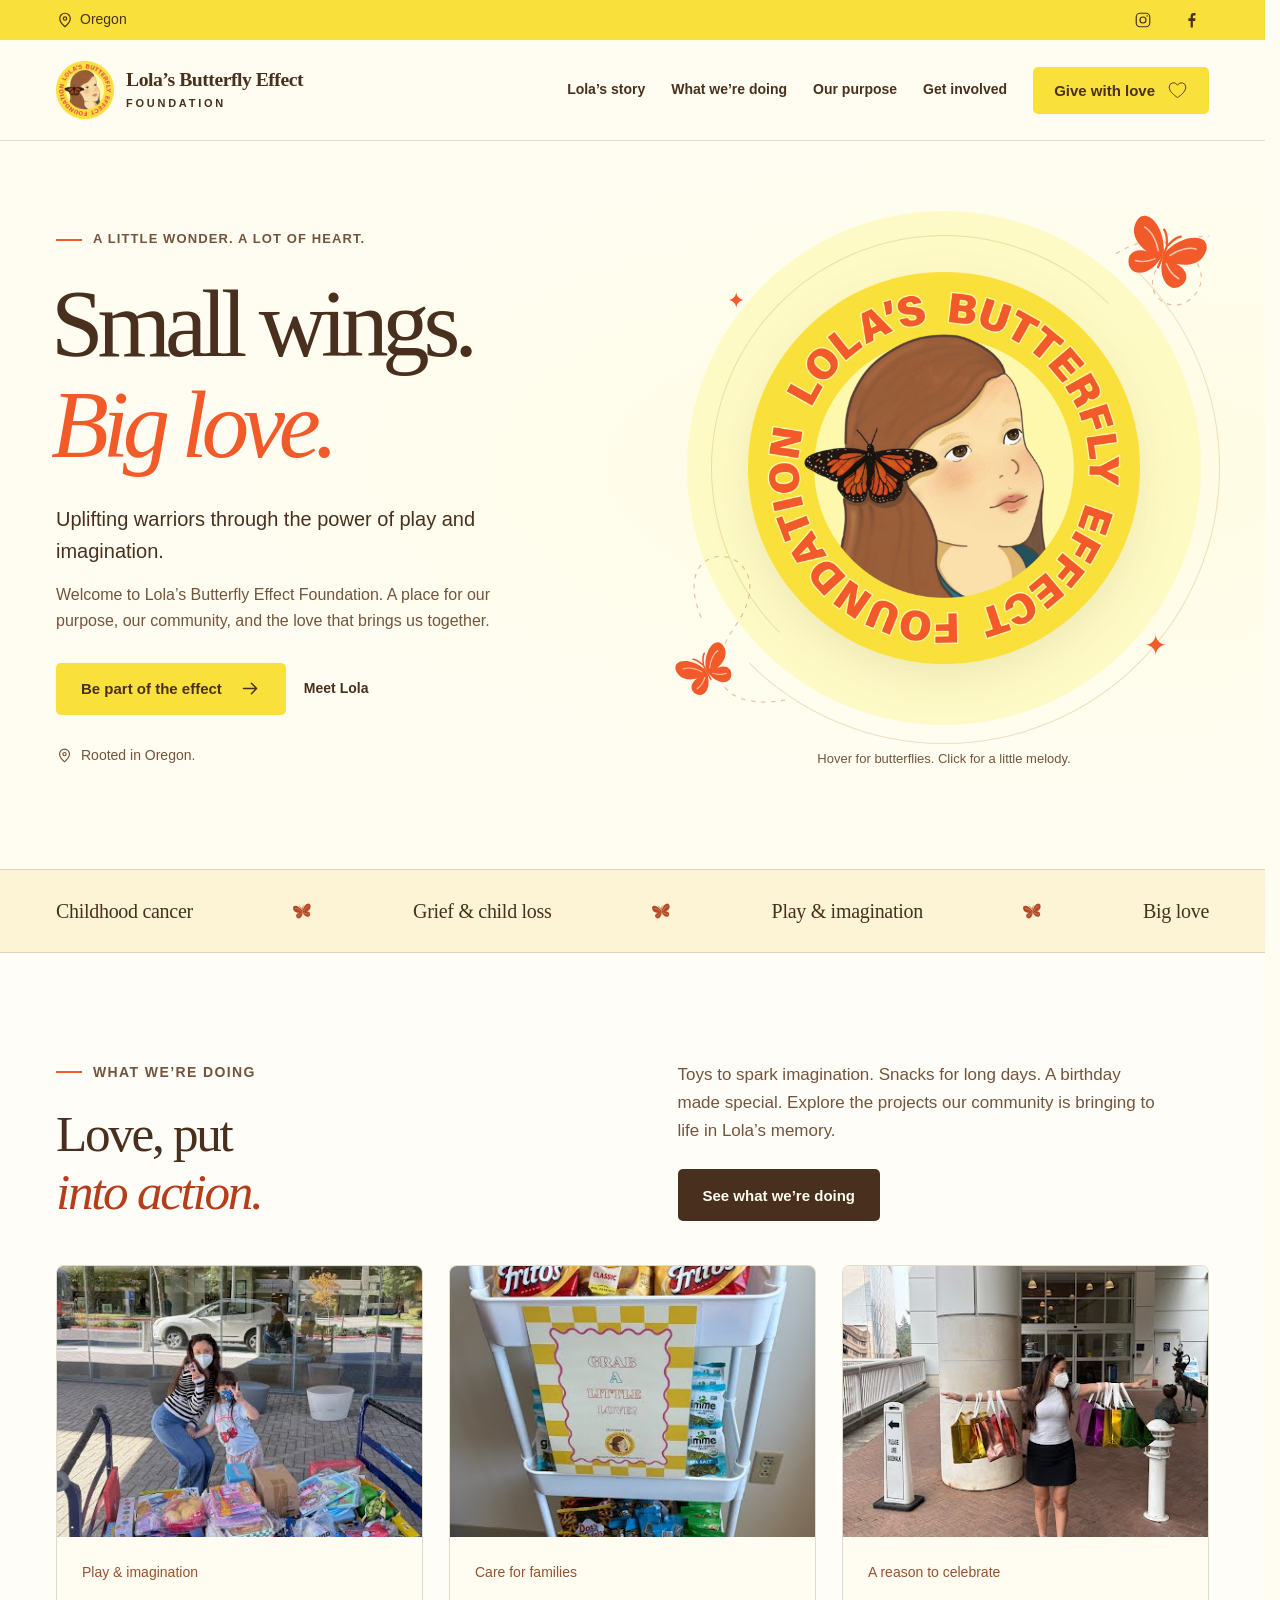
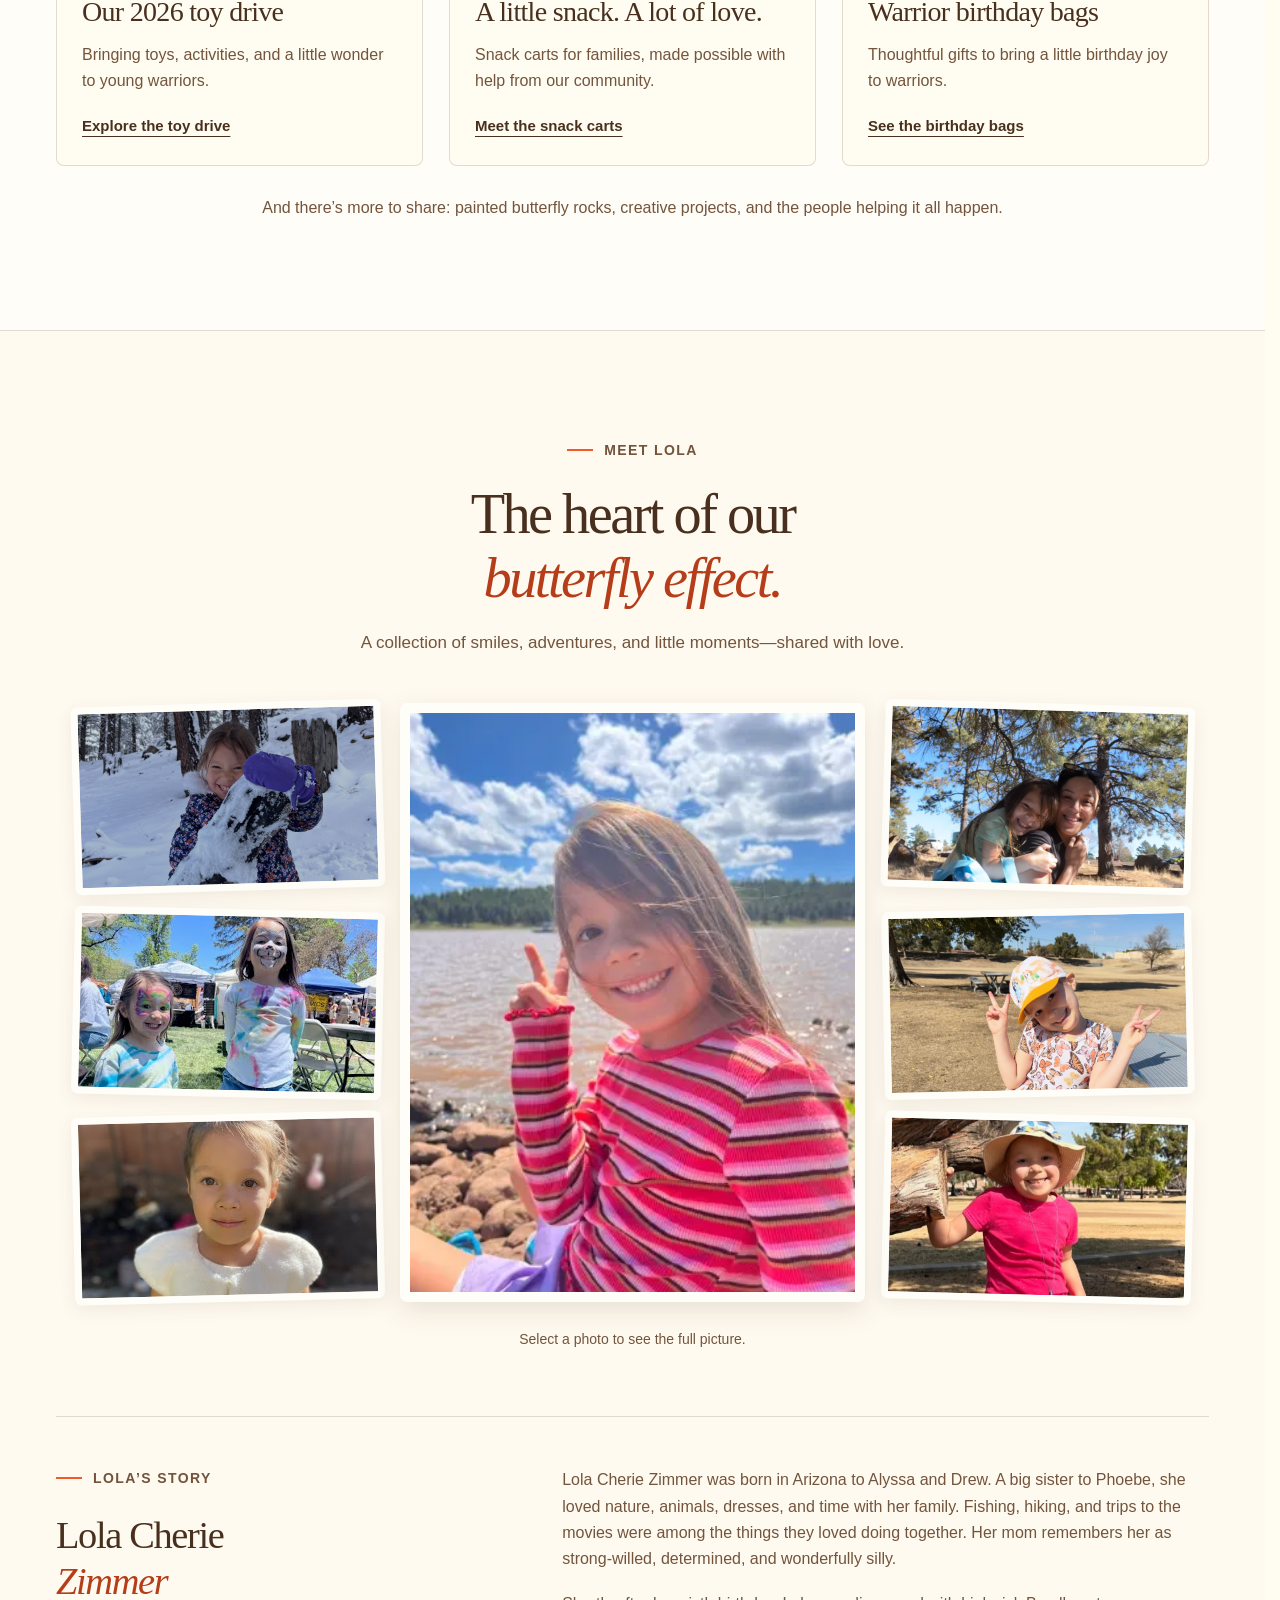
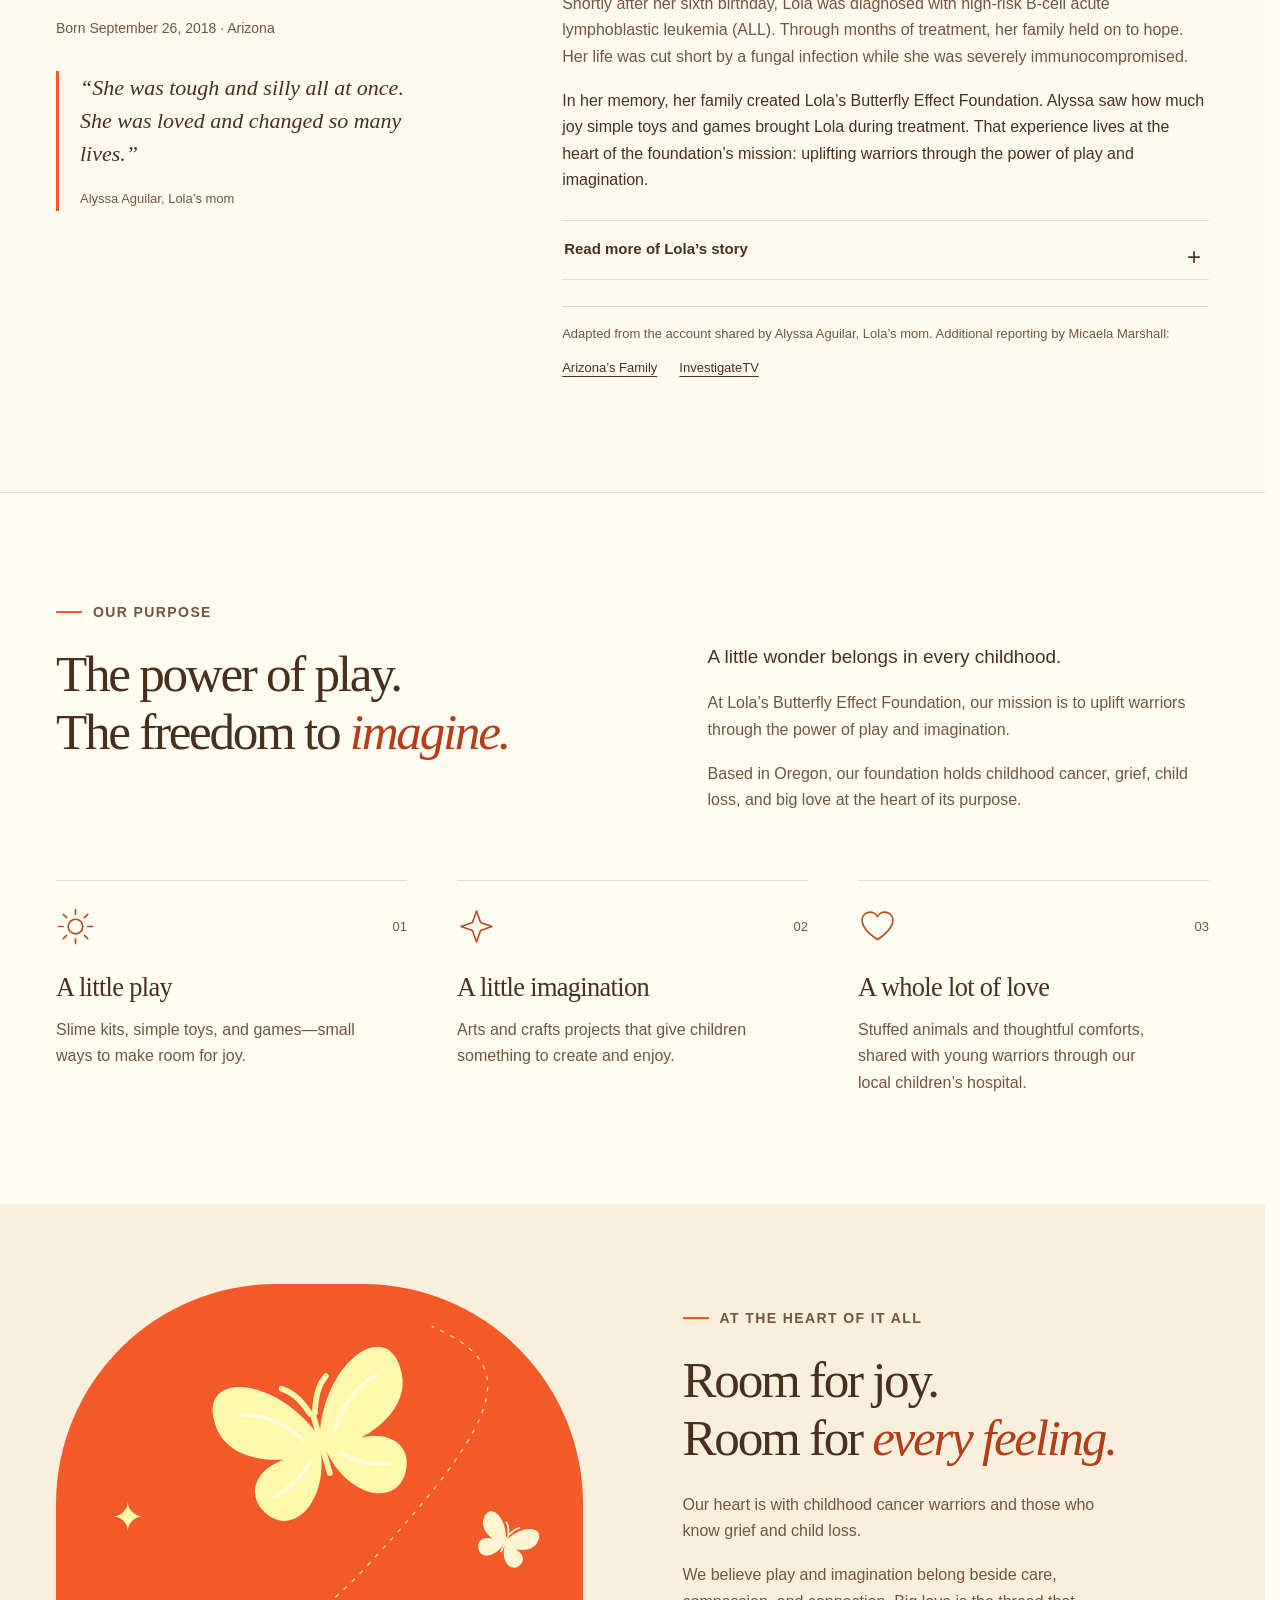
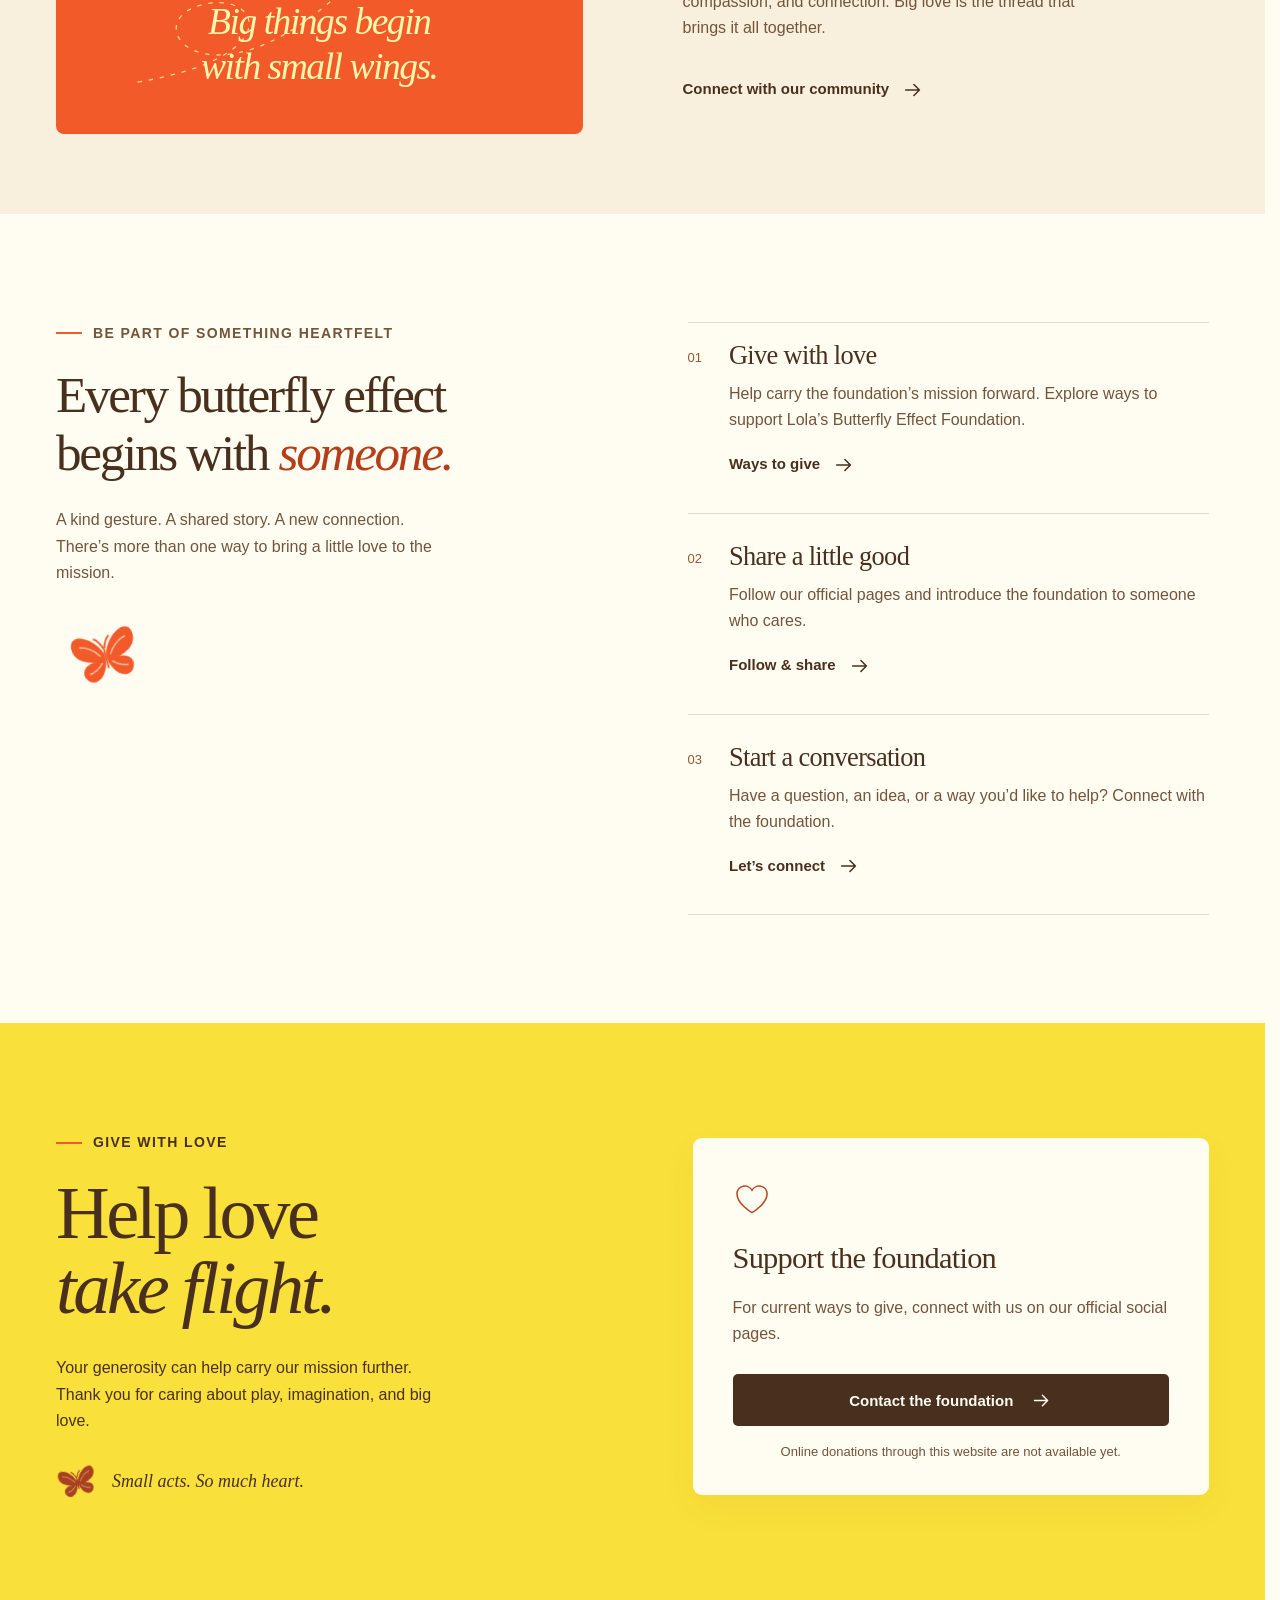
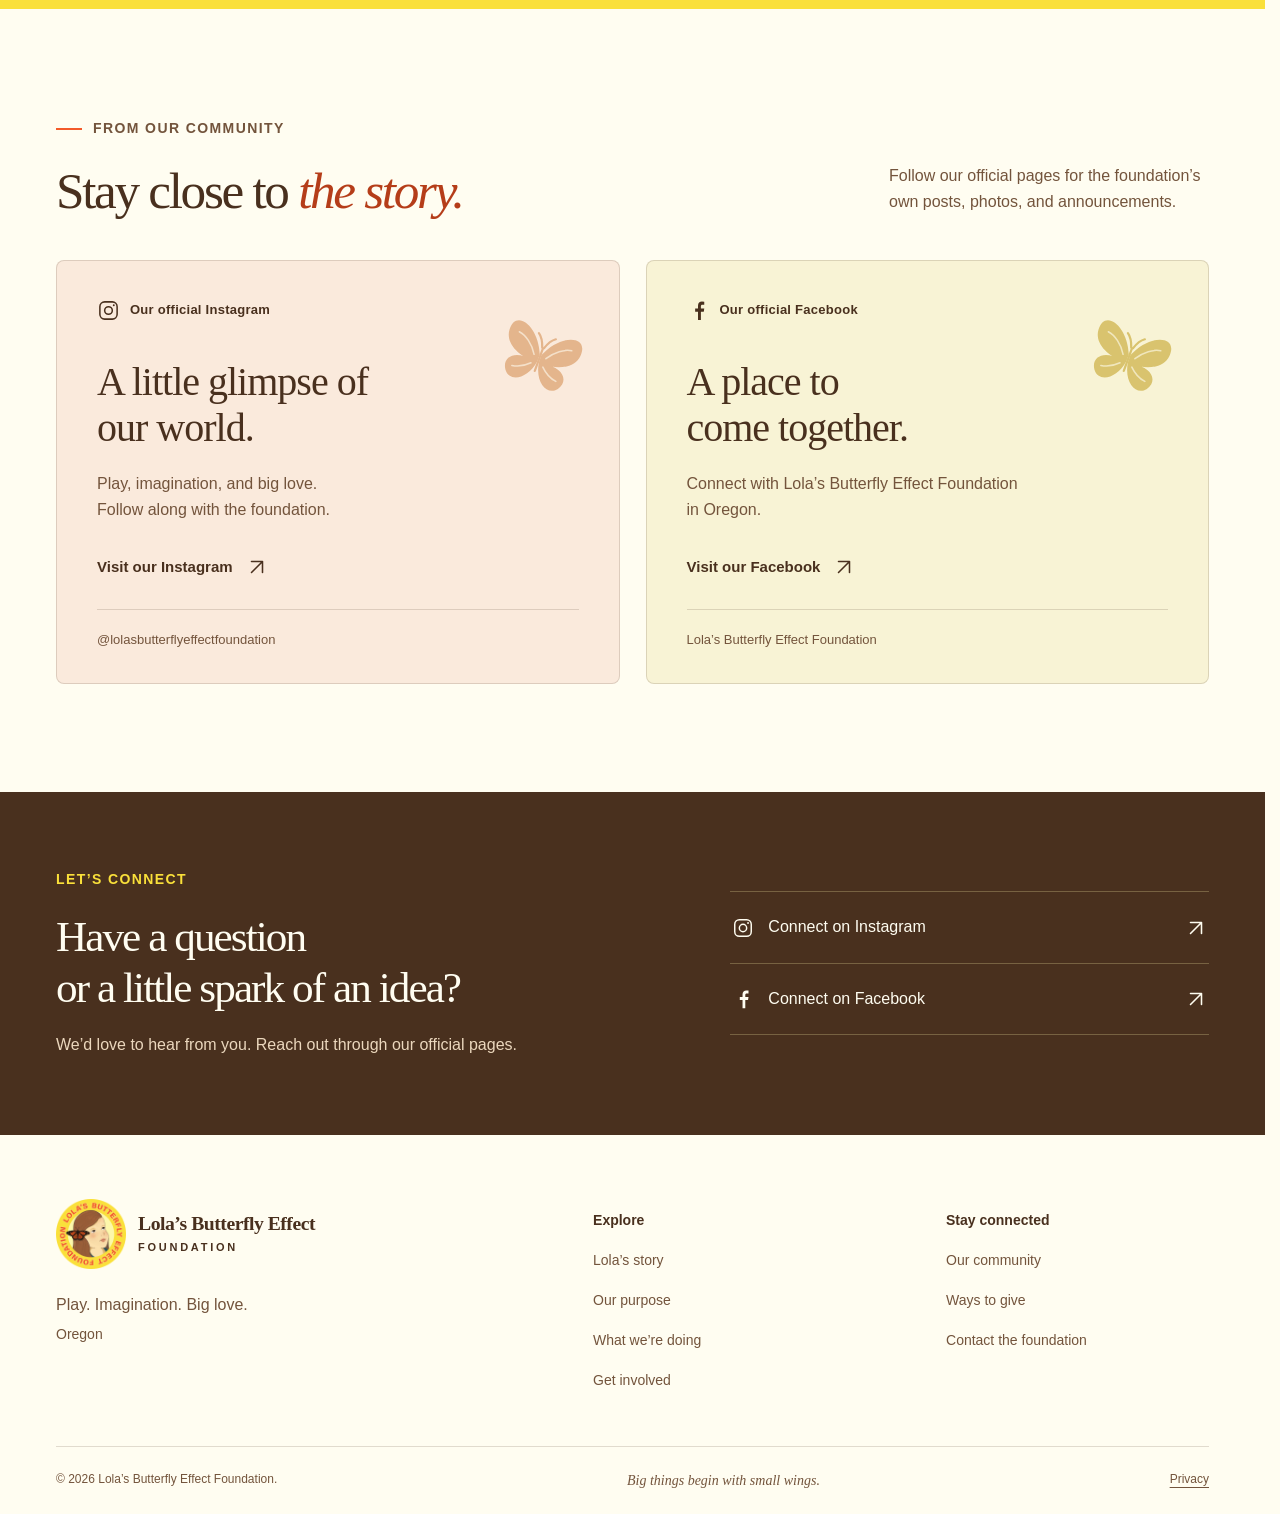
<file: index.html>
<!doctype html>
<html lang="en">
<head>
  <meta charset="utf-8">
  <meta name="viewport" content="width=device-width, initial-scale=1">
  <meta name="theme-color" content="#FAE03A">
  <meta name="description" content="Lola’s Butterfly Effect Foundation in Oregon. Uplifting warriors through the power of play and imagination, with childhood cancer, grief, child loss, and big love at heart.">
  <meta property="og:type" content="website">
  <meta property="og:title" content="Lola’s Butterfly Effect Foundation — Small wings. Big love.">
  <meta property="og:description" content="Uplifting warriors through the power of play and imagination. Discover our purpose, connect with our community, and be part of the butterfly effect.">
  <title>Lola’s Butterfly Effect Foundation | Small wings. Big love.</title>
  <link rel="icon" type="image/png" sizes="64x64" href="./assets/favicon.png">
  <link rel="apple-touch-icon" sizes="180x180" href="./assets/apple-touch-icon.png">
  <link rel="stylesheet" href="./butterflies.css?v=6-projects">
  <link rel="stylesheet" href="./styles.css?v=6-projects">
  <link rel="stylesheet" href="./gallery.css?v=6-projects">
  <script src="./site-config.js?v=6-projects" defer></script>
  <script src="./script.js?v=6-projects" defer></script>
  <script src="./butterflies.js?v=6-projects" defer></script>
  <script src="./gallery.js?v=6-projects" defer></script>
</head>
<body>
  <a class="skip-link" href="#main">Skip to content</a>
      <svg class="svg-definitions" xmlns="http://www.w3.org/2000/svg" aria-hidden="true" focusable="false">
      <defs>
        <symbol id="butterfly" viewBox="0 0 100 90">
          <path d="M49 43C37 13 6 4 8 29c1 15 19 23 35 23C23 47 10 59 19 72c9 12 27 1 30-21" fill="currentColor"/>
          <path d="M51 43C63 13 94 4 92 29c-1 15-19 23-35 23 20-5 33 7 24 20-9 12-27 1-30-21" fill="currentColor"/>
          <path d="M49 35c-3-9-6-12-9-14m11 14c3-9 6-12 9-14M50 36v26" fill="none" stroke="currentColor" stroke-width="2.5" stroke-linecap="round"/>
          <path d="M19 27c8 1 18 8 24 18M24 65c8-1 14-5 19-10M81 27c-8 1-18 8-24 18M76 65c-8-1-14-5-19-10" fill="none" stroke="var(--paper)" stroke-width="1.7" stroke-linecap="round" opacity=".65"/>
        </symbol>
      </defs>
    </svg>
  <svg class="svg-definitions" xmlns="http://www.w3.org/2000/svg" aria-hidden="true" focusable="false">
    <defs>
      <symbol id="arrow" viewBox="0 0 24 24"><path d="M4 12h15m-6-6 6 6-6 6" fill="none" stroke="currentColor" stroke-width="1.7" stroke-linecap="round" stroke-linejoin="round"/></symbol>
      <symbol id="arrow-up" viewBox="0 0 24 24"><path d="M6 18 18 6M6 6h12v12" fill="none" stroke="currentColor" stroke-width="1.7" stroke-linecap="round" stroke-linejoin="round"/></symbol>
      <symbol id="icon-heart" viewBox="0 0 48 48"><path d="M24 40S5 29 5 16a10 10 0 0 1 19-4 10 10 0 0 1 19 4c0 13-19 24-19 24Z" fill="none" stroke="currentColor" stroke-width="2" stroke-linejoin="round"/></symbol>
      <symbol id="sparkle" viewBox="0 0 48 48"><path d="m24 5 5 14 14 5-14 5-5 14-5-14-14-5 14-5Z" fill="none" stroke="currentColor" stroke-width="2" stroke-linejoin="round"/></symbol>
      <symbol id="sun" viewBox="0 0 48 48"><circle cx="24" cy="24" r="9" fill="none" stroke="currentColor" stroke-width="2"/><path d="M24 3v6m0 30v6M3 24h6m30 0h6M9 9l4 4m22 22 4 4M9 39l4-4m22-22 4-4" stroke="currentColor" stroke-width="2" stroke-linecap="round"/></symbol>
      <symbol id="instagram" viewBox="0 0 24 24"><rect x="3" y="3" width="18" height="18" rx="5" fill="none" stroke="currentColor" stroke-width="1.6"/><circle cx="12" cy="12" r="4" fill="none" stroke="currentColor" stroke-width="1.6"/><circle cx="17.5" cy="6.5" r="1" fill="currentColor"/></symbol>
      <symbol id="facebook" viewBox="0 0 24 24"><path d="M14.5 22v-8.8h3l.5-3.4h-3.5V7.6c0-1 .3-1.7 1.8-1.7H18V2.8a20 20 0 0 0-2.4-.2c-2.4 0-4.1 1.5-4.1 4.2v3h-3v3.4h3V22Z" fill="currentColor"/></symbol>
      <symbol id="pin" viewBox="0 0 24 24"><path d="M19 10c0 5-7 11-7 11S5 15 5 10a7 7 0 1 1 14 0Z" fill="none" stroke="currentColor" stroke-width="1.6"/><circle cx="12" cy="10" r="2.3" fill="none" stroke="currentColor" stroke-width="1.6"/></symbol>
      <symbol id="lock" viewBox="0 0 24 24"><rect x="5" y="10" width="14" height="11" rx="2" fill="none" stroke="currentColor" stroke-width="1.6"/><path d="M8 10V7a4 4 0 0 1 8 0v3m-4 5v2" fill="none" stroke="currentColor" stroke-width="1.6" stroke-linecap="round"/></symbol>
    </defs>
  </svg>

  <div class="utility-bar">
    <div class="container utility-inner">
      <div class="utility-links">
        <span class="location"><svg aria-hidden="true"><use href="#pin"/></svg>Oregon</span>
        <a href="https://www.instagram.com/lolasbutterflyeffectfoundation/" target="_blank" rel="noopener noreferrer" aria-label="Lola’s foundation on Instagram (opens in a new tab)"><svg aria-hidden="true"><use href="#instagram"/></svg></a>
        <a href="https://www.facebook.com/p/Lolas-Butterfly-Effect-Foundation-61580059497479/" target="_blank" rel="noopener noreferrer" aria-label="Lola’s foundation on Facebook (opens in a new tab)"><svg aria-hidden="true"><use href="#facebook"/></svg></a>
      </div>
    </div>
  </div>
  <header class="site-header">
    <div class="container header-inner">
      <a class="wordmark" href="#home" aria-label="Lola’s Butterfly Effect Foundation home">
        <img src="./assets/logo.webp" alt="" width="60" height="60" class="header-logo">
        <span class="wordmark-type"><span class="wordmark-name">Lola’s Butterfly Effect</span><span class="wordmark-foundation">Foundation</span></span>
      </a>
      <button class="menu-button" id="menu-button" type="button" aria-label="Open navigation" aria-expanded="false" aria-controls="site-navigation" hidden><span></span><span></span><span></span></button>
      <nav class="site-navigation" id="site-navigation" aria-label="Main navigation">
        <a href="#lola">Lola’s story</a>
        <a href="./what-were-doing.html">What we’re doing</a>
        <a href="#purpose">Our purpose</a>
        <a href="#get-involved">Get involved</a>
        <a class="button button-small" href="#give">Give with love<svg aria-hidden="true"><use href="#icon-heart"/></svg></a>
      </nav>
    </div>
  </header>

  <main id="main">
    <section class="hero-section" id="home" aria-labelledby="hero-title">
      <div class="container hero">
        <div class="hero-copy">
          <p class="eyebrow"><span></span>A little wonder. A lot of heart.</p>
          <h1 id="hero-title">Small wings.<em>Big love.</em></h1>
          <p class="hero-lead">Uplifting warriors through the power of play and imagination.</p>
          <p class="hero-description">Welcome to Lola’s Butterfly Effect Foundation. A place for our purpose, our community, and the love that brings us together.</p>
          <div class="hero-actions">
            <a class="button" href="#get-involved">Be part of the effect<svg aria-hidden="true"><use href="#arrow"/></svg></a>
            <a class="text-link" href="#lola">Meet Lola</a>
          </div>
          <p class="hero-location"><svg aria-hidden="true"><use href="#pin"/></svg>Rooted in Oregon.</p>
        </div>
                <div class="hero-art">
          <div class="sun-disc" aria-hidden="true"></div>
          <div class="orbit orbit-one" aria-hidden="true"></div>
          <div class="orbit orbit-two" aria-hidden="true"></div>
          <svg class="flight-path" viewBox="0 0 600 600" aria-hidden="true" focusable="false">
            <path d="M36 463C-5 364 135 383 73 473c-38 54-13 94 60 79M488 67c57-37 110 11 87 43-20 27-56 8-46-20 10-29 37-42 60-42"/>
          </svg>
          <svg class="floating-butterfly butterfly-one" aria-hidden="true" focusable="false"><use href="#butterfly"/></svg>
          <svg class="floating-butterfly butterfly-two" aria-hidden="true" focusable="false"><use href="#butterfly"/></svg>
          <span class="spark spark-one" aria-hidden="true">✦</span>
          <span class="spark spark-two" aria-hidden="true">✦</span>
          <button class="logo-button" id="logo-button" type="button" aria-label="Play Lola’s melody and butterfly animation" aria-describedby="logo-hint" disabled>
            <picture class="logo-picture">
              <source srcset="./assets/logo.webp" type="image/webp">
              <img class="foundation-logo" src="./assets/logo.png" alt="Lola’s Butterfly Effect Foundation logo: an illustrated girl with a monarch butterfly in her hair, surrounded by a yellow circle and orange lettering." width="1200" height="1200" fetchpriority="high" decoding="async" draggable="false">
            </picture>
          </button>
          <div class="butterfly-orbit-layer" id="butterfly-orbit-layer" aria-hidden="true"></div>
          <div class="celebration-layer" id="celebration-layer" aria-hidden="true"></div>
          <div class="logo-interaction" id="logo-interaction" hidden>
            <p class="logo-hint" id="logo-hint">
              <span class="hover-hint">Hover for butterflies. Click for a little melody.</span>
              <span class="touch-hint">Tap the logo for butterflies &amp; a little melody.</span>
            </p>
            <button class="sound-stop" id="sound-stop" type="button" hidden>
              <svg viewBox="0 0 24 24" aria-hidden="true" focusable="false"><rect x="6" y="6" width="12" height="12" rx="2" fill="currentColor"/></svg>
              Stop melody
            </button>
            <p class="melody-status visually-hidden" id="melody-status" role="status" aria-live="polite"></p>
            <p class="audio-help" id="audio-help" hidden>The melody couldn’t start. <a href="./assets/lolas-jingle.mp3">Open Lola’s melody</a>.</p>
          </div>
          <audio id="lola-melody" preload="none" src="./assets/lolas-jingle.mp3"></audio>
        </div>
      </div>
    </section>
    <noscript><p class="no-script-melody">Listen to Lola’s melody: <audio controls preload="none" src="./assets/lolas-jingle.mp3"></audio></p></noscript>

    <div class="values-ribbon" aria-label="The foundation’s focus">
      <div class="container ribbon-inner"><span>Childhood cancer</span><svg aria-hidden="true"><use href="#butterfly"/></svg><span>Grief &amp; child loss</span><svg aria-hidden="true"><use href="#butterfly"/></svg><span>Play &amp; imagination</span><svg aria-hidden="true"><use href="#butterfly"/></svg><span>Big love</span></div>
    </div>

    <section class="section home-work-section" id="what-were-doing" aria-labelledby="home-work-title">
      <div class="container">
        <div class="home-work-heading">
          <div><p class="eyebrow"><span></span>What we’re doing</p><h2 id="home-work-title">Love, put<br><em>into action.</em></h2></div>
          <div class="home-work-intro"><p>Toys to spark imagination. Snacks for long days. A birthday made special. Explore the projects our community is bringing to life in Lola’s memory.</p><a class="button button-dark" href="./what-were-doing.html">See what we’re doing</a></div>
        </div>
        <div class="home-work-cards">
          <a class="home-work-card" href="./what-were-doing.html#toy-drive"><div class="home-work-image"><img src="./assets/projects/toy-drive-2026.jpg" width="384" height="512" alt="An adult and child beside a cart filled with donated toys and activities." loading="lazy" decoding="async" style="object-position:50% 66%"></div><div class="home-work-card-copy"><p class="home-work-label">Play &amp; imagination</p><h3>Our 2026 toy drive</h3><p>Bringing toys, activities, and a little wonder to young warriors.</p><span class="home-work-read">Explore the toy drive</span></div></a>
          <a class="home-work-card" href="./what-were-doing.html#snack-carts"><div class="home-work-image"><img src="./assets/projects/snack-cart.jpg" width="384" height="512" alt="The foundation’s snack cart with a Grab a Little Love sign." loading="lazy" decoding="async" style="object-position:50% 34%"></div><div class="home-work-card-copy"><p class="home-work-label">Care for families</p><h3>A little snack. A lot of love.</h3><p>Snack carts for families, made possible with help from our community.</p><span class="home-work-read">Meet the snack carts</span></div></a>
          <a class="home-work-card" href="./what-were-doing.html#birthday-bags"><div class="home-work-image"><img src="./assets/projects/warrior-birthday-bags.jpg" width="384" height="512" alt="A person holding colorful gift bags outside a building." loading="lazy" decoding="async" style="object-position:50% 54%"></div><div class="home-work-card-copy"><p class="home-work-label">A reason to celebrate</p><h3>Warrior birthday bags</h3><p>Thoughtful gifts to bring a little birthday joy to warriors.</p><span class="home-work-read">See the birthday bags</span></div></a>
        </div>
        <p class="home-work-more">And there’s more to share: painted butterfly rocks, creative projects, and the people helping it all happen.</p>
      </div>
    </section>

    <section class="section lola-story-section" id="lola" aria-labelledby="lola-title">
      <div class="container">
        <div class="lola-heading"><p class="eyebrow"><span></span>Meet Lola</p><h2 id="lola-title">The heart of our<br><em>butterfly effect.</em></h2><p>A collection of smiles, adventures, and little moments—shared with love.</p></div>
        <div class="memory-collage" aria-label="Seven photographs of Lola">
          <a class="memory-photo memory-photo-featured" href="./assets/photos/lola-lakeside.webp" data-gallery-photo data-gallery-group="memories" data-gallery-title="Moments with Lola" data-caption="Lola by the lake" aria-label="Open photo: Lola in her striped shirt by the lake"><img src="./assets/photos/lola-lakeside.webp" width="340" height="440" alt="Lola smiling beside a lake in a pink and red striped shirt, making a peace sign." loading="lazy" decoding="async"><span class="photo-open-icon" aria-hidden="true"><svg viewBox="0 0 24 24" fill="none" stroke="currentColor" stroke-width="1.7" stroke-linecap="round"><circle cx="10" cy="10" r="6.5"/><path d="m15 15 5 5M10 7v6m-3-3h6"/></svg></span></a>
          <a class="memory-photo memory-photo-snow" href="./assets/photos/lola-snow.png" data-gallery-photo data-gallery-group="memories" data-gallery-title="Moments with Lola" data-caption="A snowy adventure" aria-label="Open photo: Lola in the snow"><img src="./assets/photos/lola-snow.png" width="844" height="843" alt="Lola smiling in a snowy forest, holding a snow-covered log with purple gloves." loading="lazy" decoding="async"><span class="photo-open-icon" aria-hidden="true"><svg viewBox="0 0 24 24" fill="none" stroke="currentColor" stroke-width="1.7" stroke-linecap="round"><circle cx="10" cy="10" r="6.5"/><path d="m15 15 5 5M10 7v6m-3-3h6"/></svg></span></a>
          <a class="memory-photo memory-photo-sisters" href="./assets/photos/lola-and-phoebe.jpg" data-gallery-photo data-gallery-group="memories" data-gallery-title="Moments with Lola" data-caption="Lola and Phoebe, side by side" aria-label="Open photo: Lola and Phoebe, side by side"><img src="./assets/photos/lola-and-phoebe.jpg" width="384" height="512" alt="Lola and her sister Phoebe wearing colorful face paint and tie-dye shirts outdoors." loading="lazy" decoding="async"><span class="photo-open-icon" aria-hidden="true"><svg viewBox="0 0 24 24" fill="none" stroke="currentColor" stroke-width="1.7" stroke-linecap="round"><circle cx="10" cy="10" r="6.5"/><path d="m15 15 5 5M10 7v6m-3-3h6"/></svg></span></a>
          <a class="memory-photo memory-photo-portrait" href="./assets/photos/lola-white-dress.jpg" data-gallery-photo data-gallery-group="memories" data-gallery-title="Moments with Lola" data-caption="A little sunshine" aria-label="Open photo: A little sunshine"><img src="./assets/photos/lola-white-dress.jpg" width="384" height="512" alt="Lola standing in the sunshine in a white dress with a bow and a soft white wrap." loading="lazy" decoding="async"><span class="photo-open-icon" aria-hidden="true"><svg viewBox="0 0 24 24" fill="none" stroke="currentColor" stroke-width="1.7" stroke-linecap="round"><circle cx="10" cy="10" r="6.5"/><path d="m15 15 5 5M10 7v6m-3-3h6"/></svg></span></a>
          <a class="memory-photo memory-photo-shared" href="./assets/photos/lola-shared-smile.png" data-gallery-photo data-gallery-group="memories" data-gallery-title="Moments with Lola" data-caption="A shared smile beneath the trees" aria-label="Open photo: Lola sharing a smile beneath the trees"><img src="./assets/photos/lola-shared-smile.png" width="838" height="741" alt="Lola embracing an adult beneath pine trees, both smiling." loading="lazy" decoding="async"><span class="photo-open-icon" aria-hidden="true"><svg viewBox="0 0 24 24" fill="none" stroke="currentColor" stroke-width="1.7" stroke-linecap="round"><circle cx="10" cy="10" r="6.5"/><path d="m15 15 5 5M10 7v6m-3-3h6"/></svg></span></a>
          <a class="memory-photo memory-photo-butterflies" href="./assets/photos/lola-butterflies.png" data-gallery-photo data-gallery-group="memories" data-gallery-title="Moments with Lola" data-caption="Butterflies and peace signs" aria-label="Open photo: Lola in her butterfly dress"><img src="./assets/photos/lola-butterflies.png" width="785" height="671" alt="Lola in a butterfly-print dress and yellow-brimmed cap, making two peace signs in a park." loading="lazy" decoding="async"><span class="photo-open-icon" aria-hidden="true"><svg viewBox="0 0 24 24" fill="none" stroke="currentColor" stroke-width="1.7" stroke-linecap="round"><circle cx="10" cy="10" r="6.5"/><path d="m15 15 5 5M10 7v6m-3-3h6"/></svg></span></a>
          <a class="memory-photo memory-photo-rainbow" href="./assets/photos/lola-rainbow.png" data-gallery-photo data-gallery-group="memories" data-gallery-title="Moments with Lola" data-caption="A colorful day outdoors" aria-label="Open photo: Lola sitting on a fallen tree"><img src="./assets/photos/lola-rainbow.png" width="465" height="527" alt="Lola in a sunhat, pink shirt, and rainbow-striped leggings, sitting on a fallen tree." loading="lazy" decoding="async"><span class="photo-open-icon" aria-hidden="true"><svg viewBox="0 0 24 24" fill="none" stroke="currentColor" stroke-width="1.7" stroke-linecap="round"><circle cx="10" cy="10" r="6.5"/><path d="m15 15 5 5M10 7v6m-3-3h6"/></svg></span></a>
        </div>
        <p class="collage-note">Select a photo to see the full picture.</p>
        <div class="lola-story-copy">
          <div><p class="eyebrow"><span></span>Lola’s story</p><h3>Lola Cherie<br><em>Zimmer</em></h3><p class="lola-life">Born September 26, 2018 · Arizona</p><blockquote class="lola-family-quote"><p>“She was tough and silly all at once. She was loved and changed so many lives.”</p><cite>Alyssa Aguilar, Lola’s mom</cite></blockquote></div>
          <div class="lola-story-text">
            <p>Lola Cherie Zimmer was born in Arizona to Alyssa and Drew. A big sister to Phoebe, she loved nature, animals, dresses, and time with her family. Fishing, hiking, and trips to the movies were among the things they loved doing together. Her mom remembers her as strong-willed, determined, and wonderfully silly.</p>
            <p>Shortly after her sixth birthday, Lola was diagnosed with high-risk B-cell acute lymphoblastic leukemia (ALL). Through months of treatment, her family held on to hope. Her life was cut short by a fungal infection while she was severely immunocompromised.</p>
            <p>In her memory, her family created Lola’s Butterfly Effect Foundation. Alyssa saw how much joy simple toys and games brought Lola during treatment. That experience lives at the heart of the foundation’s mission: uplifting warriors through the power of play and imagination.</p>
            <details class="lola-full-story"><summary>Read more of Lola’s story</summary><div class="lola-full-story-body">
              <p>In the days before her diagnosis, Lola’s family noticed changes: unusual tiredness, less interest in her favorite activities, headaches, and a nosebleed that lasted too long. On Halloween night, as they prepared to go trick-or-treating, Lola became distressed and fell to the floor. Her parents took her to the emergency room, where they learned she had leukemia. She was airlifted to Phoenix Children’s Hospital.</p>
              <p>The months that followed brought chemotherapy, hospital stays, infections, procedures, and difficult days. Alyssa remembers Lola remaining optimistic and smiling. When Lola did not reach remission after induction, the first phase of chemotherapy, her family remained hopeful that the next phase, consolidation, would bring different news.</p>
              <p>After an admission that included a week in isolation, Lola returned home. She had completed her final chemotherapy treatment of the consolidation phase and was due for another bone marrow test. Less than 24 hours after discharge, her family was back at the hospital.</p>
              <p>Alyssa describes a rapidly progressing fungal infection that sent Lola into septic shock. Her family witnessed resuscitation efforts and watched their daughter fight for her life. Lola needed life support, and her parents were eventually told she would not survive.</p>
              <p>Through their grief, the family created a foundation in Lola’s memory. Its projects include slime kits, arts and crafts, and stuffed animals donated to a local children’s hospital—small opportunities for play, imagination, and comfort, inspired by what had brought Lola joy.</p>
              <p>In Alyssa’s words: “She was our first born daughter, she made me a mother and I miss her everyday.”</p>
            </div></details>
            <div class="story-sources"><p>Adapted from the account shared by Alyssa Aguilar, Lola’s mom. Additional reporting by Micaela Marshall:</p><div class="story-source-links"><a href="https://www.azfamily.com/2025/03/13/flagstaff-family-loses-daughter-battling-cancer-fungal-infection/" target="_blank" rel="noopener noreferrer">Arizona’s Family<span class="visually-hidden"> (opens in a new tab)</span></a><a href="https://www.investigatetv.com/2025/10/08/young-girl-battling-leukemia-dies-due-fungal-infection-while-immunocompromised/" target="_blank" rel="noopener noreferrer">InvestigateTV<span class="visually-hidden"> (opens in a new tab)</span></a></div></div>
          </div>
        </div>
      </div>
    </section>

    <section class="section purpose-section" id="purpose" aria-labelledby="purpose-title">
      <div class="container">
        <div class="section-intro">
          <div><p class="eyebrow"><span></span>Our purpose</p><h2 id="purpose-title">The power of play.<br>The freedom to <em>imagine.</em></h2></div>
          <div class="intro-copy"><p class="lead">A little wonder belongs in every childhood.</p><p>At Lola’s Butterfly Effect Foundation, our mission is to uplift warriors through the power of play and imagination.</p><p>Based in Oregon, our foundation holds childhood cancer, grief, child loss, and big love at the heart of its purpose.</p></div>
        </div>
        <div class="purpose-pillars">
          <article class="pillar"><div class="pillar-top"><svg aria-hidden="true"><use href="#sun"/></svg><span>01</span></div><h3>A little play</h3><p>Slime kits, simple toys, and games—small ways to make room for joy.</p></article>
          <article class="pillar"><div class="pillar-top"><svg aria-hidden="true"><use href="#sparkle"/></svg><span>02</span></div><h3>A little imagination</h3><p>Arts and crafts projects that give children something to create and enjoy.</p></article>
          <article class="pillar"><div class="pillar-top"><svg aria-hidden="true"><use href="#icon-heart"/></svg><span>03</span></div><h3>A whole lot of love</h3><p>Stuffed animals and thoughtful comforts, shared with young warriors through our local children’s hospital.</p></article>
        </div>
      </div>
    </section>

    <section class="heart-section" id="heart" aria-labelledby="heart-title">
      <div class="container heart-grid">
        <div class="heart-art" aria-hidden="true">
          <svg class="heart-trail" viewBox="0 0 500 520"><path d="M40 460c180-30 140-110 70-88-75 24 25 138 196-47S475 91 380 49" fill="none" stroke="currentColor" stroke-width="1.5" stroke-dasharray="5 8"/></svg>
          <svg class="heart-butterfly large"><use href="#butterfly"/></svg><svg class="heart-butterfly small"><use href="#butterfly"/></svg>
          <span class="heart-star">✦</span>
          <p>Big things begin<br>with small wings.</p>
        </div>
        <div class="heart-copy"><p class="eyebrow"><span></span>At the heart of it all</p><h2 id="heart-title">Room for joy.<br>Room for <em>every feeling.</em></h2><p>Our heart is with childhood cancer warriors and those who know grief and child loss.</p><p>We believe play and imagination belong beside care, compassion, and connection. Big love is the thread that brings it all together.</p><a class="text-link" href="#community">Connect with our community<svg aria-hidden="true"><use href="#arrow"/></svg></a></div>
      </div>
    </section>

    <section class="section involvement-section" id="get-involved" aria-labelledby="involvement-title">
      <div class="container involvement-grid">
        <div class="involvement-intro"><p class="eyebrow"><span></span>Be part of something heartfelt</p><h2 id="involvement-title">Every butterfly effect<br>begins with <em>someone.</em></h2><p>A kind gesture. A shared story. A new connection. There’s more than one way to bring a little love to the mission.</p><svg class="involvement-butterfly" aria-hidden="true"><use href="#butterfly"/></svg></div>
        <div class="involvement-list">
          <article class="involvement-item"><span class="item-number">01</span><div><h3>Give with love</h3><p>Help carry the foundation’s mission forward. Explore ways to support Lola’s Butterfly Effect Foundation.</p><a class="text-link" href="#give">Ways to give<svg aria-hidden="true"><use href="#arrow"/></svg></a></div></article>
          <article class="involvement-item"><span class="item-number">02</span><div><h3>Share a little good</h3><p>Follow our official pages and introduce the foundation to someone who cares.</p><a class="text-link" href="#community">Follow &amp; share<svg aria-hidden="true"><use href="#arrow"/></svg></a></div></article>
          <article class="involvement-item"><span class="item-number">03</span><div><h3>Start a conversation</h3><p>Have a question, an idea, or a way you’d like to help? Connect with the foundation.</p><a class="text-link" href="#connect">Let’s connect<svg aria-hidden="true"><use href="#arrow"/></svg></a></div></article>
        </div>
      </div>
    </section>

    <section class="giving-section section" id="give" aria-labelledby="giving-title">
      <div class="container giving-grid">
        <div class="giving-copy"><p class="eyebrow"><span></span>Give with love</p><h2 id="giving-title">Help love<br><em>take flight.</em></h2><p>Your generosity can help carry our mission further. Thank you for caring about play, imagination, and big love.</p><div class="giving-signoff"><svg aria-hidden="true"><use href="#butterfly"/></svg><span>Small acts. So much heart.</span></div></div>
        <div class="donation-card">
          <svg class="donation-heart" aria-hidden="true"><use href="#icon-heart"/></svg>
          <h3>Support the foundation</h3>
          <div id="donation-unavailable"><p>For current ways to give, connect with us on our official social pages.</p><a class="button button-dark" href="#connect">Contact the foundation<svg aria-hidden="true"><use href="#arrow"/></svg></a><p class="small-note">Online donations through this website are not available yet.</p></div>
          <div id="donation-controls" hidden>
            <fieldset class="frequency-choices" id="frequency-choices" hidden><legend class="visually-hidden">Giving frequency</legend><label><input id="frequency-once" type="radio" name="frequency" value="once" checked><span>One-time</span></label><label><input id="frequency-monthly" type="radio" name="frequency" value="monthly"><span>Monthly</span></label></fieldset>
            <fieldset class="amount-fieldset" id="one-time-choices"><legend>Choose your one-time gift</legend><div class="amount-options"><label class="amount-choice"><input type="radio" name="gift-amount" value="2500"><span>$25</span></label><label class="amount-choice"><input type="radio" name="gift-amount" value="5000" checked><span>$50</span></label><label class="amount-choice"><input type="radio" name="gift-amount" value="10000"><span>$100</span></label><label class="amount-choice"><input type="radio" name="gift-amount" value="other"><span>Other</span></label></div></fieldset>
            <fieldset class="amount-fieldset" id="monthly-choices" hidden><legend>Choose your monthly gift</legend><div class="amount-options monthly-options" id="monthly-options"></div></fieldset>
            <p id="donation-selection-status" class="selection-status" role="status" aria-live="polite"></p>
            <a class="button button-dark checkout-button" id="donation-checkout" href="#give">Continue to Stripe<svg aria-hidden="true"><use href="#arrow"/></svg></a>
            <p class="checkout-note" id="checkout-note"></p>
            <p class="secure-note"><svg aria-hidden="true"><use href="#lock"/></svg>Payment details are entered on Stripe.</p>
          </div>
        </div>
      </div>
    </section>

    <section class="section community-section" id="community" aria-labelledby="community-title">
      <div class="container">
        <div class="community-heading"><div><p class="eyebrow"><span></span>From our community</p><h2 id="community-title">Stay close to <em>the story.</em></h2></div><p>Follow our official pages for the foundation’s own posts, photos, and announcements.</p></div>
        <div class="social-cards">
          <article class="social-card instagram-card"><div class="social-card-top"><svg class="platform-icon" aria-hidden="true"><use href="#instagram"/></svg><span>Our official Instagram</span><svg class="social-butterfly" aria-hidden="true"><use href="#butterfly"/></svg></div><h3>A little glimpse of<br>our world.</h3><p>Play, imagination, and big love.<br>Follow along with the foundation.</p><a class="text-link" href="https://www.instagram.com/lolasbutterflyeffectfoundation/" target="_blank" rel="noopener noreferrer">Visit our Instagram<svg aria-hidden="true"><use href="#arrow-up"/></svg><span class="visually-hidden">(opens in a new tab)</span></a><span class="social-handle">@lolasbutterflyeffectfoundation</span></article>
          <article class="social-card facebook-card"><div class="social-card-top"><svg class="platform-icon" aria-hidden="true"><use href="#facebook"/></svg><span>Our official Facebook</span><svg class="social-butterfly" aria-hidden="true"><use href="#butterfly"/></svg></div><h3>A place to<br>come together.</h3><p>Connect with Lola’s Butterfly Effect Foundation<br>in Oregon.</p><a class="text-link" href="https://www.facebook.com/p/Lolas-Butterfly-Effect-Foundation-61580059497479/" target="_blank" rel="noopener noreferrer">Visit our Facebook<svg aria-hidden="true"><use href="#arrow-up"/></svg><span class="visually-hidden">(opens in a new tab)</span></a><span class="social-handle">Lola’s Butterfly Effect Foundation</span></article>
        </div>
      </div>
    </section>

    <section class="connect-section" id="connect" aria-labelledby="connect-title"><div class="container connect-inner"><div><p class="eyebrow">Let’s connect</p><h2 id="connect-title">Have a question<br>or a little spark of an idea?</h2><p>We’d love to hear from you. Reach out through our official pages.</p></div><div class="connect-links"><a href="https://www.instagram.com/lolasbutterflyeffectfoundation/" target="_blank" rel="noopener noreferrer"><svg aria-hidden="true"><use href="#instagram"/></svg><span>Connect on Instagram</span><svg aria-hidden="true"><use href="#arrow-up"/></svg><span class="visually-hidden">(opens in a new tab)</span></a><a href="https://www.facebook.com/p/Lolas-Butterfly-Effect-Foundation-61580059497479/" target="_blank" rel="noopener noreferrer"><svg aria-hidden="true"><use href="#facebook"/></svg><span>Connect on Facebook</span><svg aria-hidden="true"><use href="#arrow-up"/></svg><span class="visually-hidden">(opens in a new tab)</span></a><a id="contact-email" href="#connect" hidden><span></span><svg aria-hidden="true"><use href="#arrow-up"/></svg></a></div></div></section>
  </main>

  <footer class="site-footer"><div class="container"><div class="footer-main"><div class="footer-brand"><a class="wordmark" href="#home"><img src="./assets/logo.webp" width="72" height="72" alt="Lola’s Butterfly Effect Foundation"><span class="wordmark-type"><span class="wordmark-name">Lola’s Butterfly Effect</span><span class="wordmark-foundation">Foundation</span></span></a><p>Play. Imagination. Big love.</p><p class="footer-location">Oregon</p></div><nav class="footer-links" aria-label="Explore the foundation"><span>Explore</span><a href="#lola">Lola’s story</a><a href="#purpose">Our purpose</a><a href="./what-were-doing.html">What we’re doing</a><a href="#get-involved">Get involved</a></nav><nav class="footer-links" aria-label="Stay connected"><span>Stay connected</span><a href="#community">Our community</a><a href="#give">Ways to give</a><a href="#connect">Contact the foundation</a></nav></div><div class="footer-bottom"><p>© <span data-current-year>2026</span> Lola’s Butterfly Effect Foundation.</p><p class="footer-signoff">Big things begin with small wings.</p><a href="./privacy.html">Privacy</a></div></div></footer>
    <dialog class="gallery-dialog" id="lola-gallery-dialog" aria-labelledby="gallery-title">
    <header class="gallery-dialog-header"><h2 class="gallery-dialog-title" id="gallery-title">Moments with Lola</h2><button class="gallery-close" id="gallery-close" type="button" aria-label="Close photos" autofocus><span>Close</span><svg viewBox="0 0 24 24" aria-hidden="true"><path d="m6 6 12 12M18 6 6 18" fill="none" stroke="currentColor" stroke-width="1.7" stroke-linecap="round"/></svg></button></header>
    <figure class="gallery-figure"><div class="gallery-image-wrap"><img id="gallery-image" src="./assets/photos/lola-lakeside.webp" alt="Lola smiling by the lake in her striped shirt." decoding="async"></div><figcaption class="gallery-caption" id="gallery-caption">Lola by the lake</figcaption></figure>
    <footer class="gallery-dialog-footer"><p class="gallery-count" id="gallery-count">1 of 7</p><div class="gallery-paging"><button id="gallery-previous" type="button" aria-label="Previous photo">Previous</button><button id="gallery-next" type="button" aria-label="Next photo">Next</button></div></footer>
    <p class="visually-hidden" id="gallery-status" role="status" aria-live="polite" aria-atomic="true"></p>
  </dialog>

    <template id="flutter-butterfly-template">
      <svg class="flutter-butterfly" viewBox="0 0 100 90" aria-hidden="true" focusable="false">
        <g class="flutter-wing flutter-wing-left">
          <path d="M49 43C37 13 6 4 8 29c1 15 19 23 35 23C23 47 10 59 19 72c9 12 27 1 30-21" fill="var(--wing-color, #f35a29)" stroke="#704021" stroke-width="2.8" stroke-linejoin="round"/>
          <path d="M15 28c9 2 21 10 28 17M22 65c9-1 16-6 22-11M27 21l16 24" fill="none" stroke="#704021" stroke-width="1.6" stroke-linecap="round"/>
          <g fill="#fff8bd"><circle cx="14" cy="25" r="2"/><circle cx="18" cy="36" r="1.8"/><circle cx="26" cy="44" r="1.6"/><circle cx="22" cy="66" r="1.8"/><circle cx="29" cy="70" r="1.5"/></g>
        </g>
        <g class="flutter-wing flutter-wing-right">
          <path d="M51 43C63 13 94 4 92 29c-1 15-19 23-35 23 20-5 33 7 24 20-9 12-27 1-30-21" fill="var(--wing-color, #f35a29)" stroke="#704021" stroke-width="2.8" stroke-linejoin="round"/>
          <path d="M85 28c-9 2-21 10-28 17M78 65c-9-1-16-6-22-11M73 21L57 45" fill="none" stroke="#704021" stroke-width="1.6" stroke-linecap="round"/>
          <g fill="#fff8bd"><circle cx="86" cy="25" r="2"/><circle cx="82" cy="36" r="1.8"/><circle cx="74" cy="44" r="1.6"/><circle cx="78" cy="66" r="1.8"/><circle cx="71" cy="70" r="1.5"/></g>
        </g>
        <path d="M48 36c-2-9-5-12-9-15m13 15c2-9 5-12 9-15" fill="none" stroke="#704021" stroke-width="2.2" stroke-linecap="round"/>
        <ellipse cx="50" cy="49" rx="3" ry="15" fill="#704021"/>
        <circle cx="50" cy="34" r="3.5" fill="#704021"/>
      </svg>
    </template>
</body>
</html>
</file>
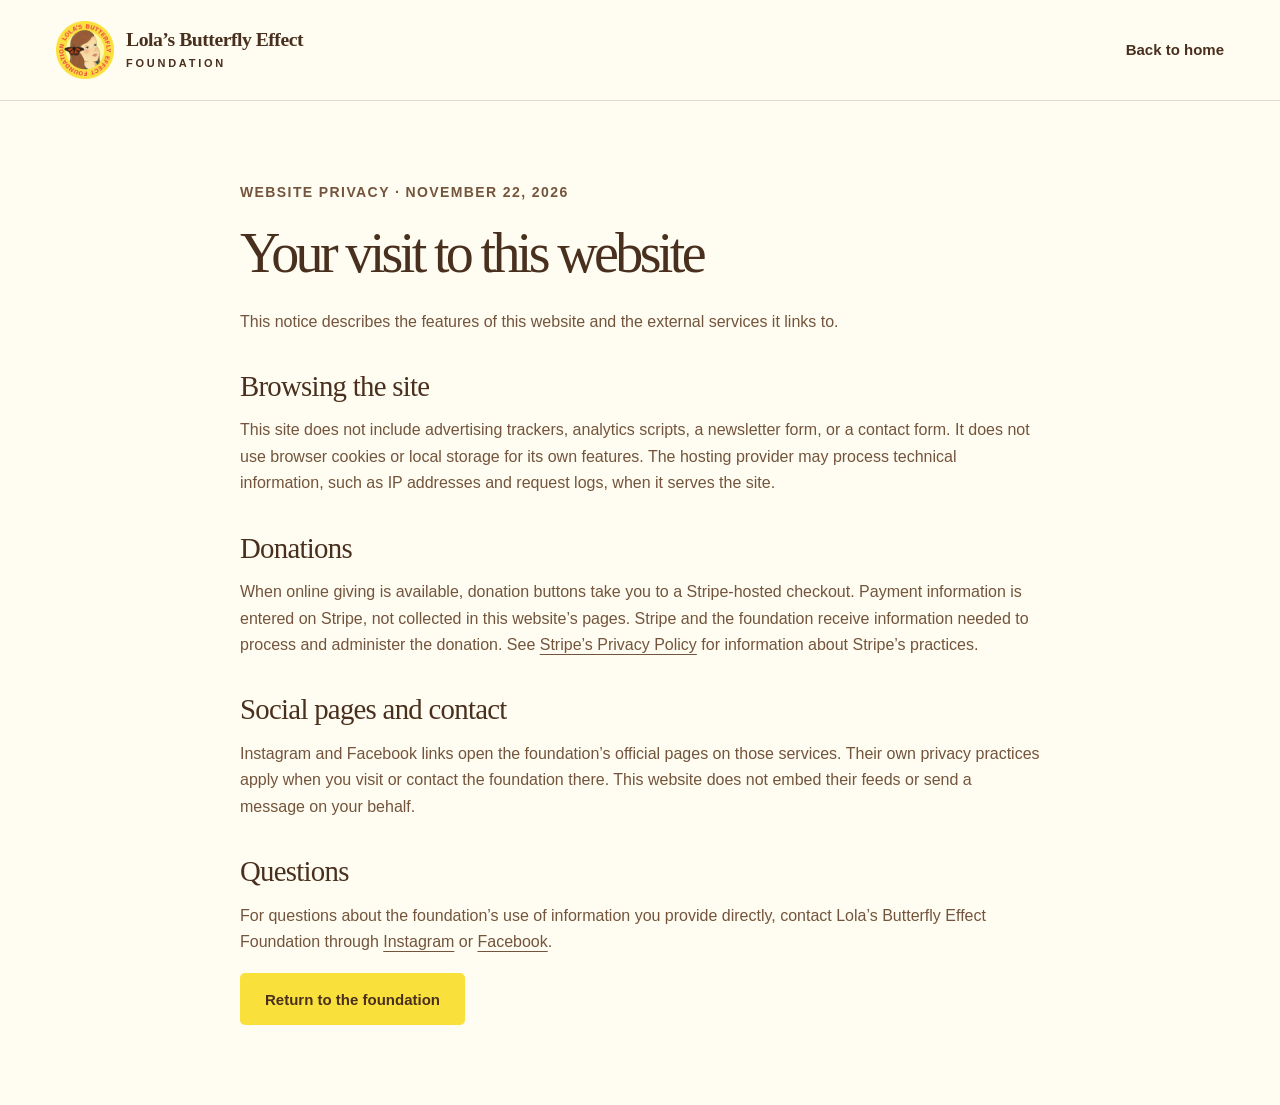
<file: privacy.html>
<!doctype html>
<html lang="en">
<head><meta charset="utf-8"><meta name="viewport" content="width=device-width,initial-scale=1"><meta name="theme-color" content="#FAE03A"><meta name="description" content="How this website handles information and links to other services."><title>Website Privacy | Lola’s Butterfly Effect Foundation</title><link rel="icon" href="./assets/favicon.png"><link rel="stylesheet" href="./styles.css?v=6-projects"></head>
<body>
  <a class="skip-link" href="#main">Skip to content</a>
  <header class="site-header"><div class="container header-inner"><a class="wordmark" href="./index.html"><img class="header-logo" src="./assets/logo.webp" width="60" height="60" alt=""><span class="wordmark-type"><span class="wordmark-name">Lola’s Butterfly Effect</span><span class="wordmark-foundation">Foundation</span></span></a><a class="text-link" href="./index.html">Back to home</a></div></header>
  <main class="container privacy-main" id="main"><p class="eyebrow">Website privacy · November 22, 2026</p><h1>Your visit to this website</h1><p>This notice describes the features of this website and the external services it links to.</p>
    <h2>Browsing the site</h2><p>This site does not include advertising trackers, analytics scripts, a newsletter form, or a contact form. It does not use browser cookies or local storage for its own features. The hosting provider may process technical information, such as IP addresses and request logs, when it serves the site.</p>
    <h2>Donations</h2><p>When online giving is available, donation buttons take you to a Stripe-hosted checkout. Payment information is entered on Stripe, not collected in this website’s pages. Stripe and the foundation receive information needed to process and administer the donation. See <a href="https://stripe.com/privacy" target="_blank" rel="noopener noreferrer">Stripe’s Privacy Policy</a> for information about Stripe’s practices.</p>
    <h2>Social pages and contact</h2><p>Instagram and Facebook links open the foundation’s official pages on those services. Their own privacy practices apply when you visit or contact the foundation there. This website does not embed their feeds or send a message on your behalf.</p>
    <h2>Questions</h2><p>For questions about the foundation’s use of information you provide directly, contact Lola’s Butterfly Effect Foundation through <a href="https://www.instagram.com/lolasbutterflyeffectfoundation/" target="_blank" rel="noopener noreferrer">Instagram</a> or <a href="https://www.facebook.com/p/Lolas-Butterfly-Effect-Foundation-61580059497479/" target="_blank" rel="noopener noreferrer">Facebook</a>.</p><a class="button" href="./index.html">Return to the foundation</a>
  </main>
</body>
</html>
</file>
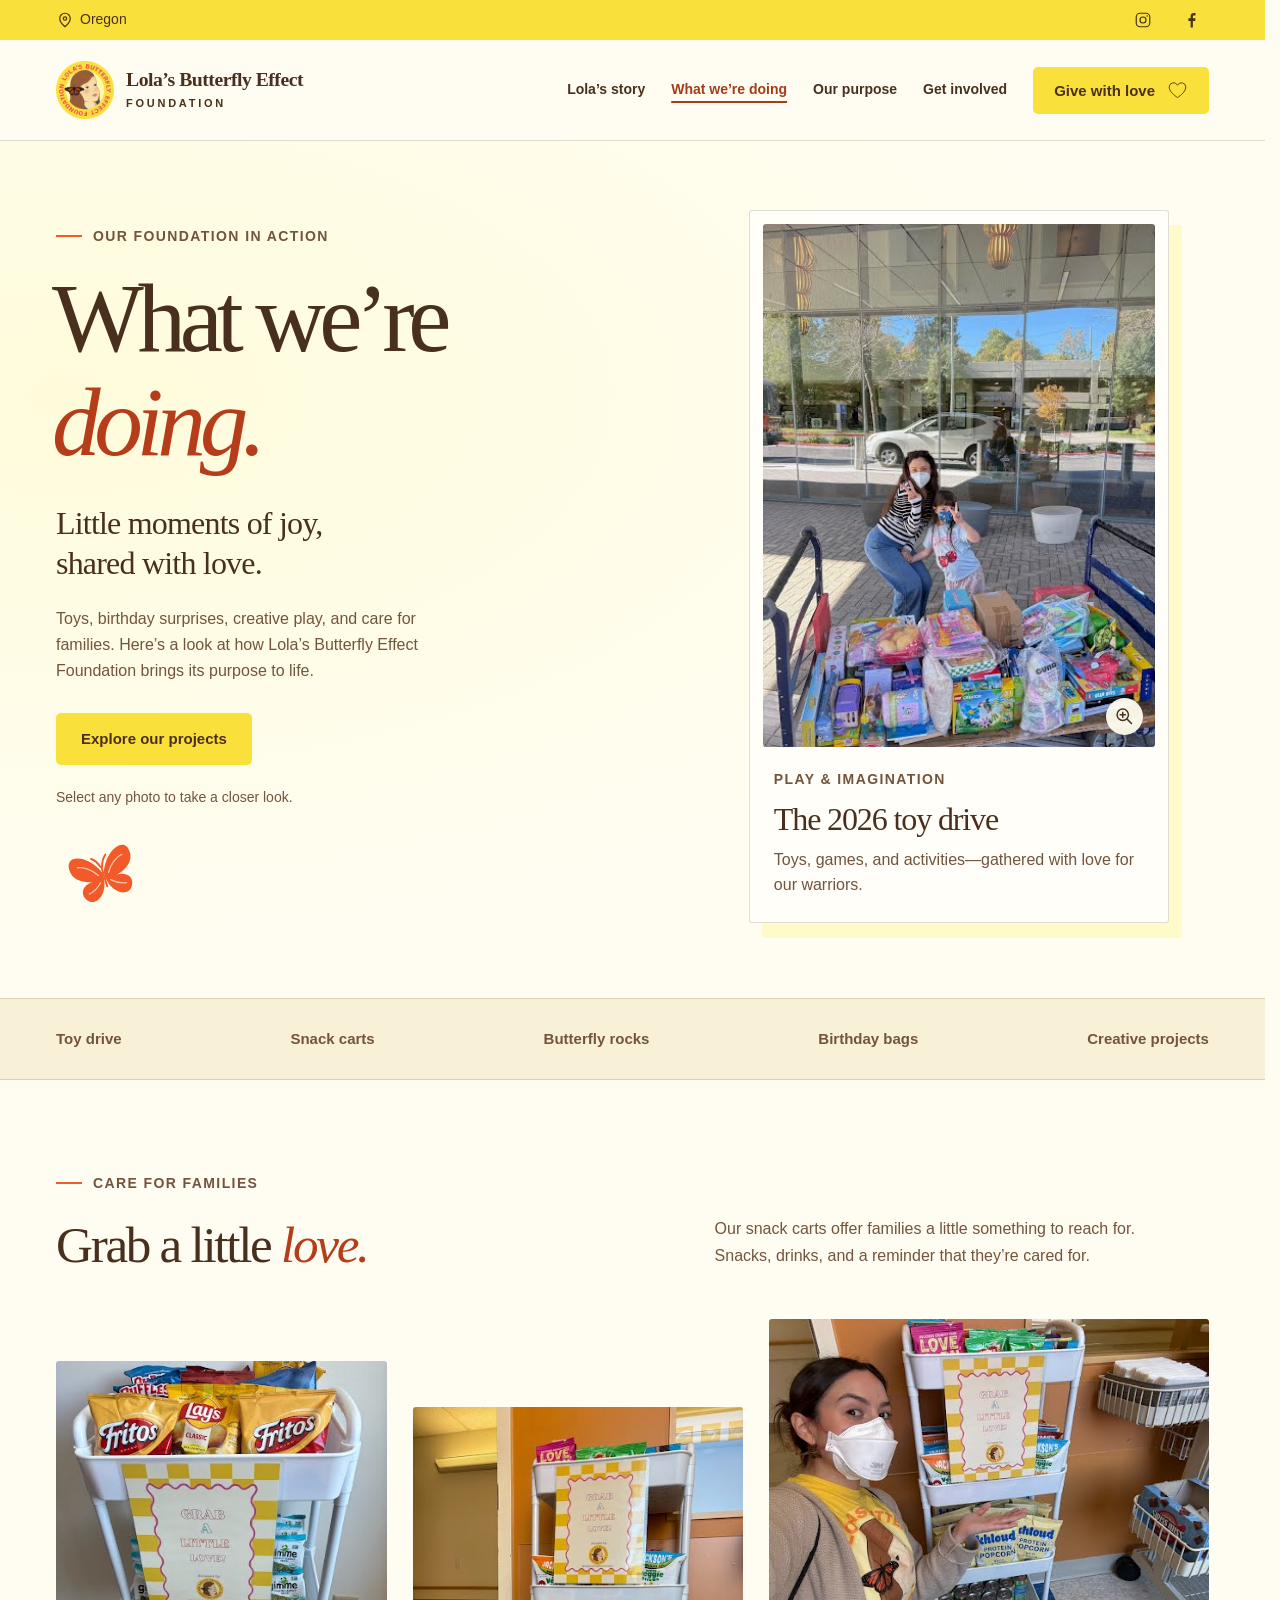
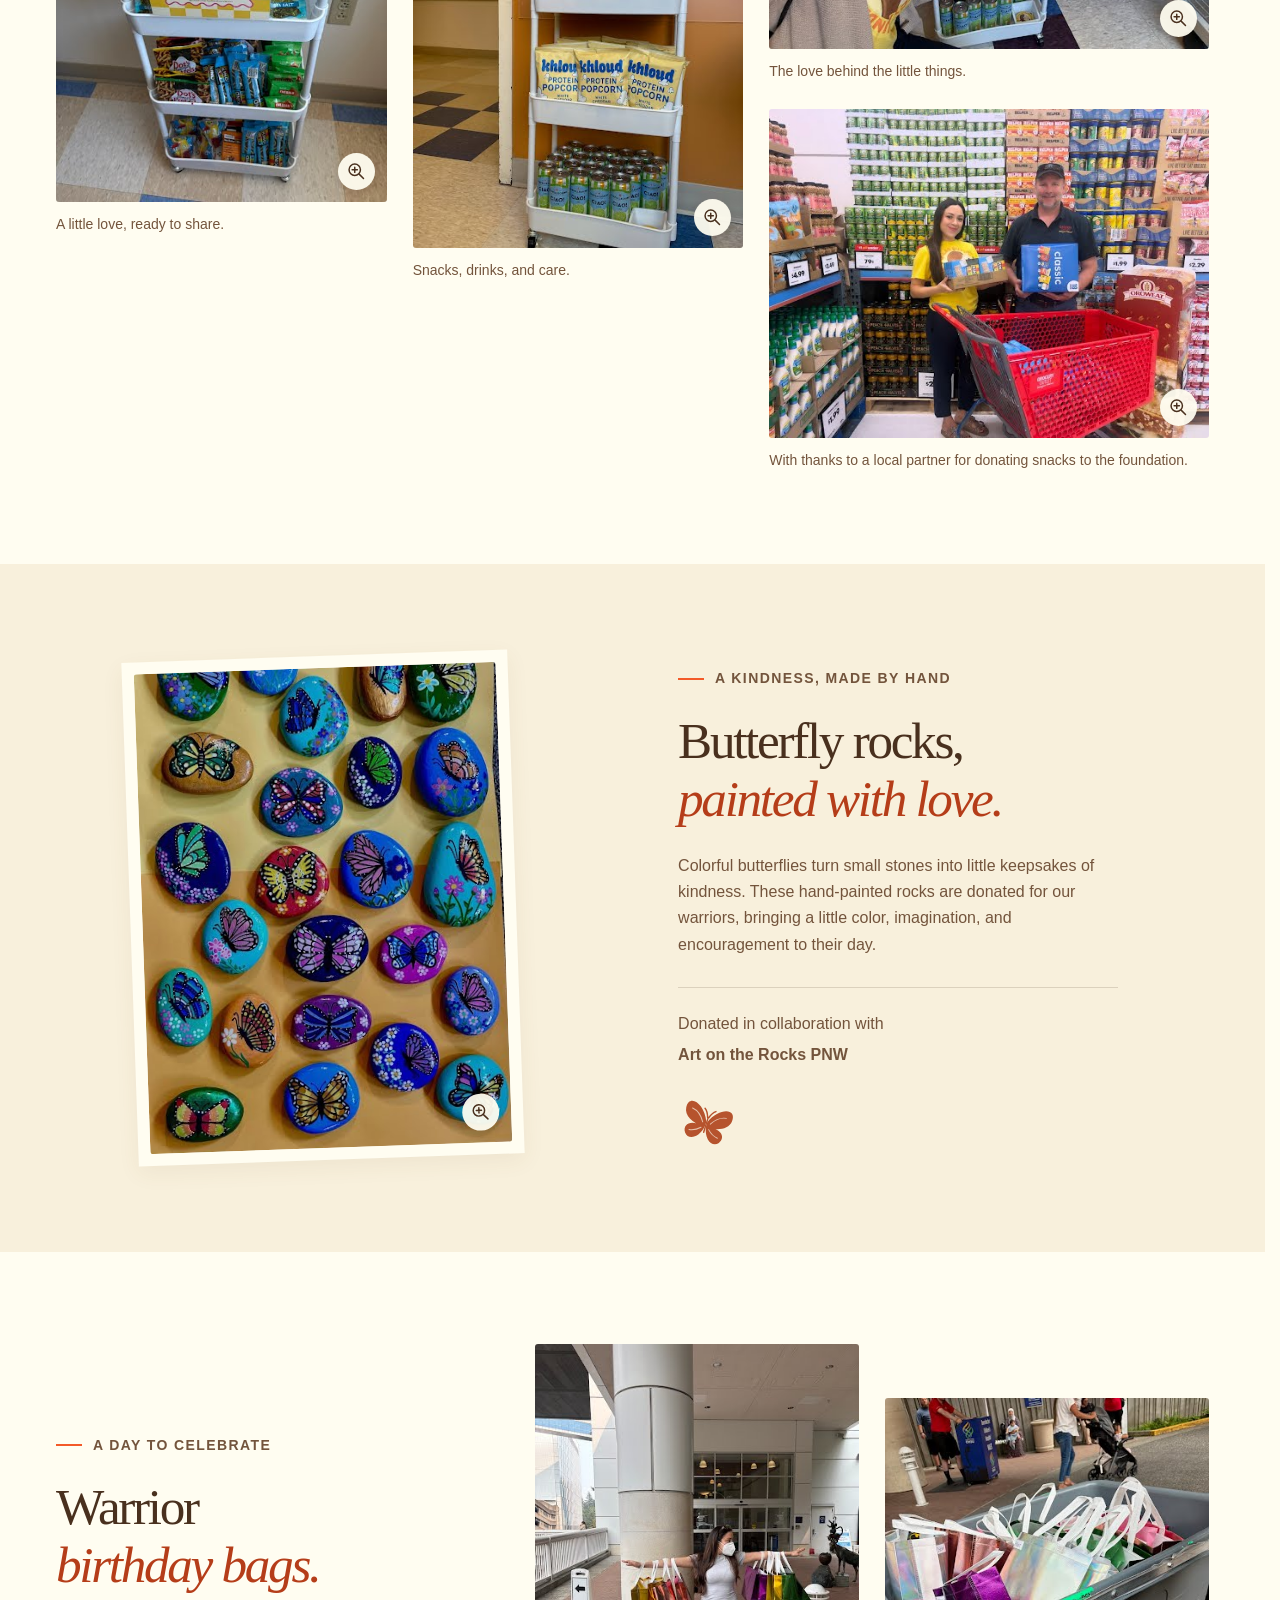
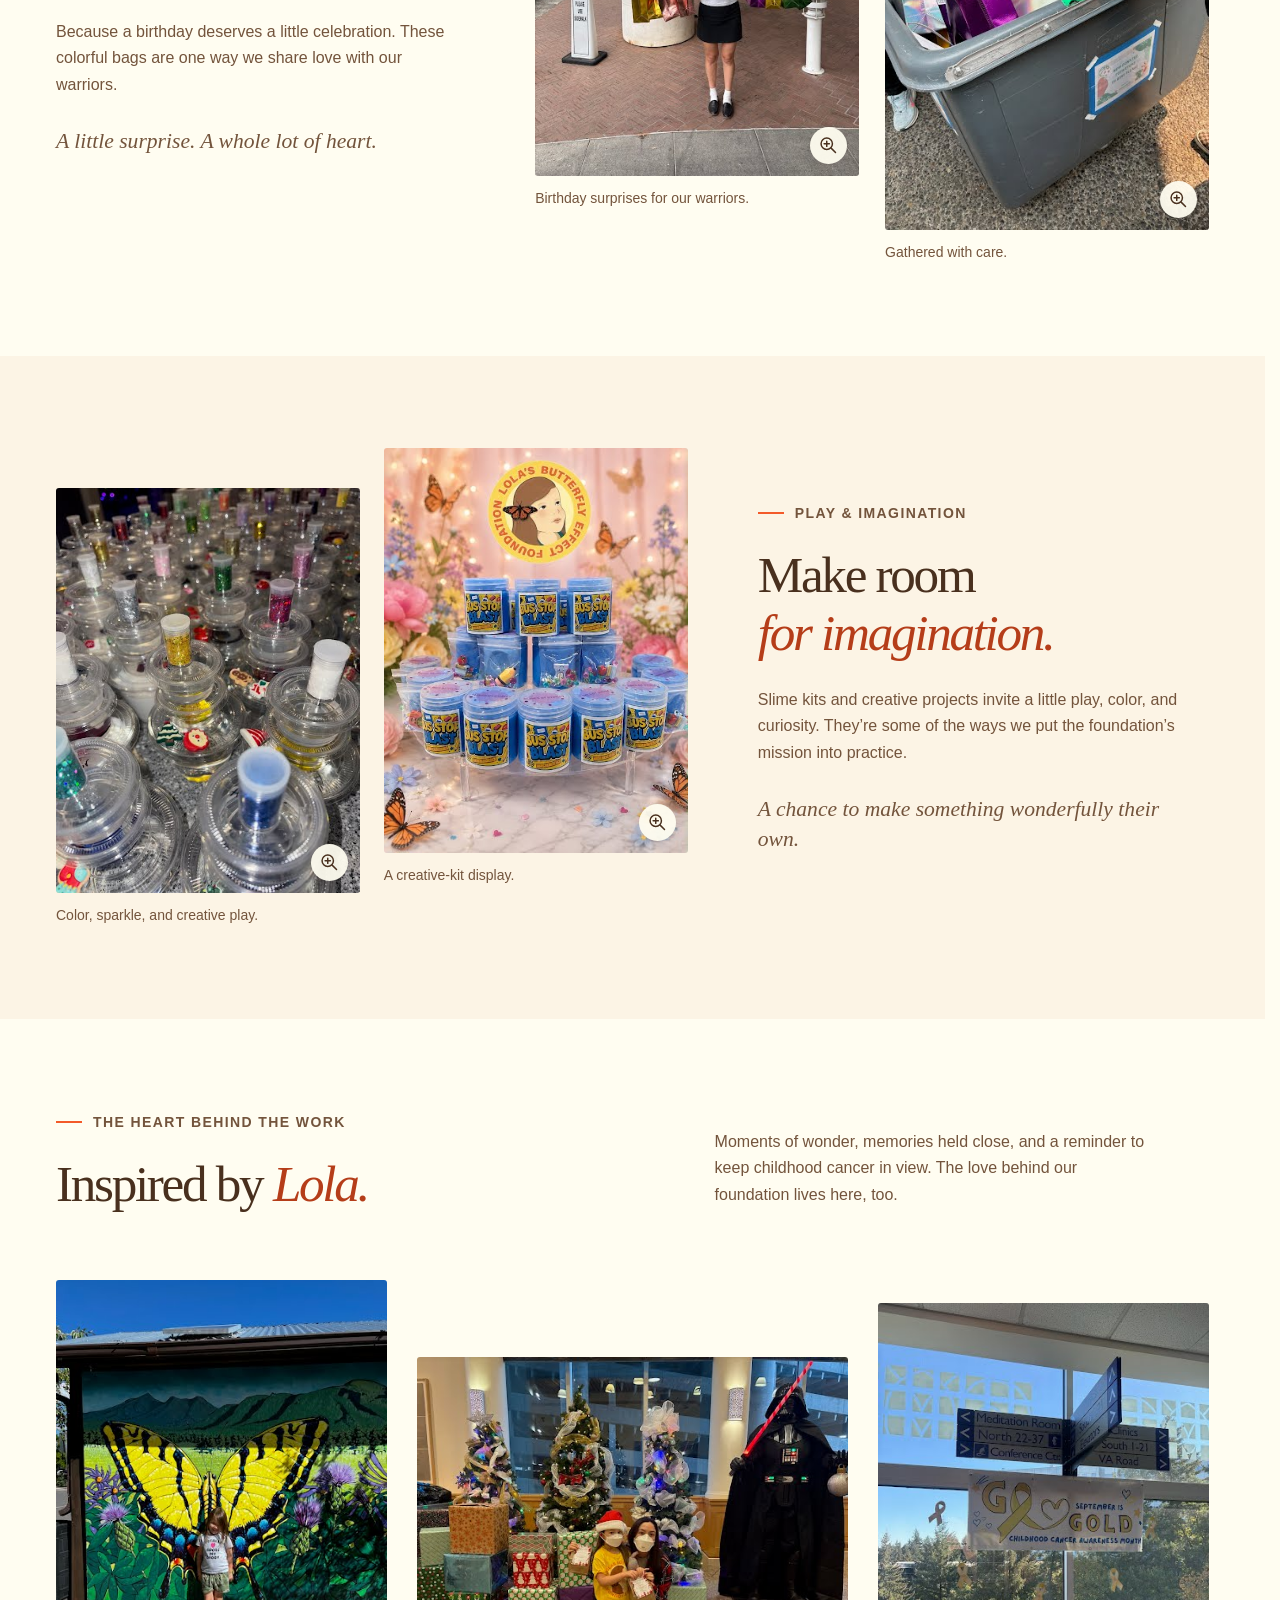
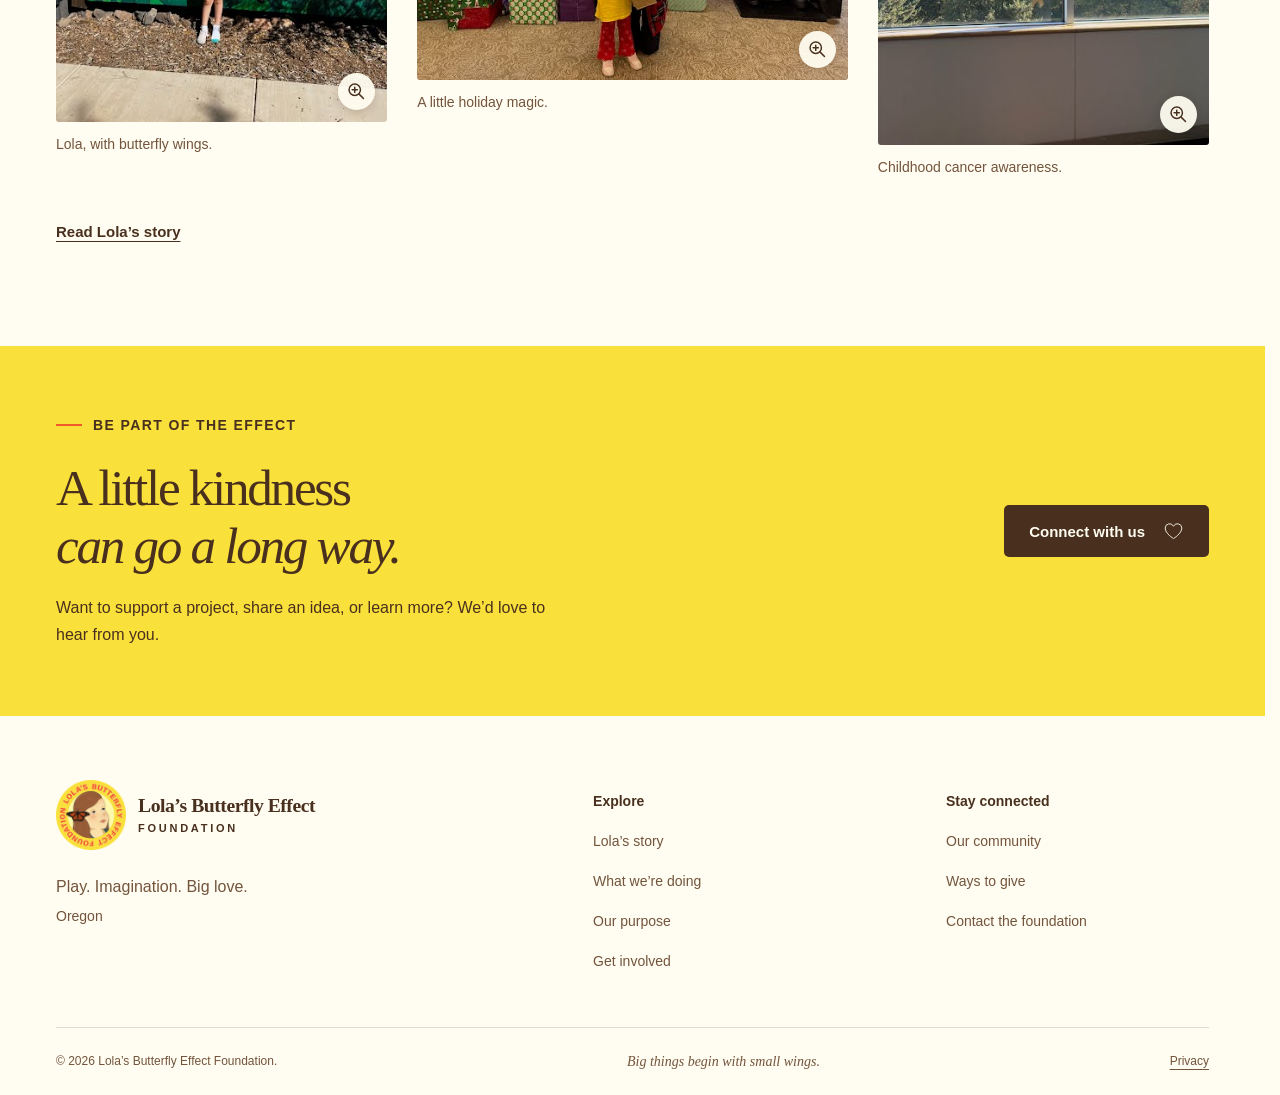
<file: what-were-doing.html>
<!doctype html>
<html lang="en">
<head>
  <meta charset="utf-8">
  <meta name="viewport" content="width=device-width, initial-scale=1">
  <meta name="theme-color" content="#FAE03A">
  <meta name="description" content="See Lola’s Butterfly Effect Foundation in action: our 2026 toy drive, snack carts for families, warrior birthday bags, butterfly rocks, and creative projects.">
  <meta property="og:type" content="website">
  <meta property="og:title" content="What we’re doing | Lola’s Butterfly Effect Foundation">
  <meta property="og:description" content="Toys, birthday surprises, creative play, and care for families. A look at the love behind our foundation’s work.">
  <title>What we’re doing | Lola’s Butterfly Effect Foundation</title>
  <link rel="icon" type="image/png" sizes="64x64" href="./assets/favicon.png">
  <link rel="apple-touch-icon" sizes="180x180" href="./assets/apple-touch-icon.png">
  <link rel="stylesheet" href="./styles.css?v=6-projects">
  <link rel="stylesheet" href="./gallery.css?v=6-projects">
  <link rel="stylesheet" href="./programs.css?v=6-projects">
  <script src="./site-config.js?v=6-projects" defer></script>
  <script src="./script.js?v=6-projects" defer></script>
  <script src="./gallery.js?v=6-projects" defer></script>
</head>
<body class="programs-page">
  <a class="skip-link" href="#main">Skip to content</a>
  <svg class="svg-definitions" xmlns="http://www.w3.org/2000/svg" aria-hidden="true" focusable="false">
    <defs>
      <symbol id="butterfly" viewBox="0 0 100 90">
        <path d="M49 43C37 13 6 4 8 29c1 15 19 23 35 23C23 47 10 59 19 72c9 12 27 1 30-21" fill="currentColor"/>
        <path d="M51 43C63 13 94 4 92 29c-1 15-19 23-35 23 20-5 33 7 24 20-9 12-27 1-30-21" fill="currentColor"/>
        <path d="M49 35c-3-9-6-12-9-14m11 14c3-9 6-12 9-14M50 36v26" fill="none" stroke="currentColor" stroke-width="2.5" stroke-linecap="round"/>
        <path d="M19 27c8 1 18 8 24 18M24 65c8-1 14-5 19-10M81 27c-8 1-18 8-24 18M76 65c-8-1-14-5-19-10" fill="none" stroke="var(--paper)" stroke-width="1.7" stroke-linecap="round" opacity=".65"/>
      </symbol>
      <symbol id="icon-heart" viewBox="0 0 48 48"><path d="M24 40S5 29 5 16a10 10 0 0 1 19-4 10 10 0 0 1 19 4c0 13-19 24-19 24Z" fill="none" stroke="currentColor" stroke-width="2" stroke-linejoin="round"/></symbol>
      <symbol id="instagram" viewBox="0 0 24 24"><rect x="3" y="3" width="18" height="18" rx="5" fill="none" stroke="currentColor" stroke-width="1.6"/><circle cx="12" cy="12" r="4" fill="none" stroke="currentColor" stroke-width="1.6"/><circle cx="17.5" cy="6.5" r="1" fill="currentColor"/></symbol>
      <symbol id="facebook" viewBox="0 0 24 24"><path d="M14.5 22v-8.8h3l.5-3.4h-3.5V7.6c0-1 .3-1.7 1.8-1.7H18V2.8a20 20 0 0 0-2.4-.2c-2.4 0-4.1 1.5-4.1 4.2v3h-3v3.4h3V22Z" fill="currentColor"/></symbol>
      <symbol id="pin" viewBox="0 0 24 24"><path d="M19 10c0 5-7 11-7 11S5 15 5 10a7 7 0 1 1 14 0Z" fill="none" stroke="currentColor" stroke-width="1.6"/><circle cx="12" cy="10" r="2.3" fill="none" stroke="currentColor" stroke-width="1.6"/></symbol>
      <symbol id="photo-zoom" viewBox="0 0 24 24"><circle cx="10" cy="10" r="6.5" fill="none" stroke="currentColor" stroke-width="1.7"/><path d="m15 15 5 5M10 7v6m-3-3h6" fill="none" stroke="currentColor" stroke-width="1.7" stroke-linecap="round"/></symbol>
    </defs>
  </svg>

  <div class="utility-bar">
    <div class="container utility-inner">
      <div class="utility-links">
        <span class="location"><svg aria-hidden="true"><use href="#pin"/></svg>Oregon</span>
        <a href="https://www.instagram.com/lolasbutterflyeffectfoundation/" target="_blank" rel="noopener noreferrer" aria-label="Lola’s foundation on Instagram (opens in a new tab)"><svg aria-hidden="true"><use href="#instagram"/></svg></a>
        <a href="https://www.facebook.com/p/Lolas-Butterfly-Effect-Foundation-61580059497479/" target="_blank" rel="noopener noreferrer" aria-label="Lola’s foundation on Facebook (opens in a new tab)"><svg aria-hidden="true"><use href="#facebook"/></svg></a>
      </div>
    </div>
  </div>
  <header class="site-header">
    <div class="container header-inner">
      <a class="wordmark" href="./index.html" aria-label="Lola’s Butterfly Effect Foundation home">
        <img src="./assets/logo.webp" alt="" width="60" height="60" class="header-logo">
        <span class="wordmark-type"><span class="wordmark-name">Lola’s Butterfly Effect</span><span class="wordmark-foundation">Foundation</span></span>
      </a>
      <button class="menu-button" id="menu-button" type="button" aria-label="Open navigation" aria-expanded="false" aria-controls="site-navigation" hidden><span></span><span></span><span></span></button>
      <nav class="site-navigation" id="site-navigation" aria-label="Main navigation">
        <a href="./index.html#lola">Lola’s story</a>
        <a href="./what-were-doing.html" aria-current="page">What we’re doing</a>
        <a href="./index.html#purpose">Our purpose</a>
        <a href="./index.html#get-involved">Get involved</a>
        <a class="button button-small" href="./index.html#give">Give with love<svg aria-hidden="true"><use href="#icon-heart"/></svg></a>
      </nav>
    </div>
  </header>

  <main id="main">
    <section class="programs-hero" aria-labelledby="programs-title">
      <div class="container programs-hero-grid">
        <div class="programs-hero-copy">
          <p class="eyebrow"><span></span>Our foundation in action</p>
          <h1 id="programs-title">What we’re<em>doing.</em></h1>
          <p class="programs-lead">Little moments of joy,<br>shared with love.</p>
          <p class="programs-intro">Toys, birthday surprises, creative play, and care for families. Here’s a look at how Lola’s Butterfly Effect Foundation brings its purpose to life.</p>
          <a class="button" href="#projects">Explore our projects</a>
          <p class="programs-photo-hint">Select any photo to take a closer look.</p>
          <svg class="programs-hero-butterfly" aria-hidden="true" focusable="false"><use href="#butterfly"/></svg>
        </div>
        <article class="programs-toy-feature" id="toy-drive" aria-labelledby="toy-title">
          <figure class="programs-photo-figure">
            <a class="programs-photo" href="./assets/projects/toy-drive-2026.jpg" data-gallery-photo data-gallery-group="projects" data-gallery-title="Our foundation in action" data-caption="The 2026 toy drive — toys, games, and activities gathered with love." aria-label="Open photo: the 2026 toy drive">
              <img src="./assets/projects/toy-drive-2026.jpg" width="384" height="512" alt="An adult and a child beside a cart filled with toys, games, and activity supplies." fetchpriority="high" decoding="async">
              <span class="programs-zoom" aria-hidden="true"><svg><use href="#photo-zoom"/></svg></span>
            </a>
            <figcaption class="programs-toy-caption">
              <p class="programs-kicker">Play &amp; imagination</p>
              <h2 id="toy-title">The 2026 toy drive</h2>
              <p>Toys, games, and activities—gathered with love for our warriors.</p>
            </figcaption>
          </figure>
        </article>
      </div>
    </section>

    <nav class="programs-jump" aria-label="Explore our projects" id="projects">
      <div class="container programs-jump-inner">
        <a href="#toy-drive">Toy drive</a>
        <a href="#snack-carts">Snack carts</a>
        <a href="#butterfly-rocks">Butterfly rocks</a>
        <a href="#birthday-bags">Birthday bags</a>
        <a href="#creative-projects">Creative projects</a>
      </div>
    </nav>

    <section class="programs-section programs-snacks" id="snack-carts" aria-labelledby="snacks-title">
      <div class="container">
        <div class="programs-section-heading">
          <div><p class="eyebrow"><span></span>Care for families</p><h2 id="snacks-title">Grab a little <em>love.</em></h2></div>
          <p>Our snack carts offer families a little something to reach for. Snacks, drinks, and a reminder that they’re cared for.</p>
        </div>
        <div class="programs-snack-gallery">
          <figure class="programs-photo-figure programs-cart-one">
            <a class="programs-photo" href="./assets/projects/snack-cart.jpg" data-gallery-photo data-gallery-group="projects" data-gallery-title="Our foundation in action" data-caption="Grab a little love — a snack cart for families." aria-label="Open photo: the Grab a Little Love snack cart">
              <img src="./assets/projects/snack-cart.jpg" width="384" height="512" alt="A white rolling cart stocked with snacks beneath a sign reading Grab a Little Love." loading="lazy" decoding="async">
              <span class="programs-zoom" aria-hidden="true"><svg><use href="#photo-zoom"/></svg></span>
            </a>
            <figcaption>A little love, ready to share.</figcaption>
          </figure>
          <figure class="programs-photo-figure programs-cart-two">
            <a class="programs-photo" href="./assets/projects/snack-cart-drinks.jpg" data-gallery-photo data-gallery-group="projects" data-gallery-title="Our foundation in action" data-caption="Snacks and drinks for families, with a little love." aria-label="Open photo: the snack and drink cart">
              <img src="./assets/projects/snack-cart-drinks.jpg" width="384" height="512" alt="A rolling cart stocked with snack bags, packaged popcorn, and canned drinks." loading="lazy" decoding="async">
              <span class="programs-zoom" aria-hidden="true"><svg><use href="#photo-zoom"/></svg></span>
            </a>
            <figcaption>Snacks, drinks, and care.</figcaption>
          </figure>
          <div class="programs-snack-community">
            <figure class="programs-photo-figure">
              <a class="programs-photo" href="./assets/projects/snack-cart-community.jpg" data-gallery-photo data-gallery-group="projects" data-gallery-title="Our foundation in action" data-caption="Sharing a little love through the snack carts." aria-label="Open photo: sharing a snack cart">
                <img src="./assets/projects/snack-cart-community.jpg" width="512" height="384" alt="A masked person in a foundation shirt beside a cart stocked with snacks and drinks." loading="lazy" decoding="async">
                <span class="programs-zoom" aria-hidden="true"><svg><use href="#photo-zoom"/></svg></span>
              </a>
              <figcaption>The love behind the little things.</figcaption>
            </figure>
            <figure class="programs-photo-figure">
              <a class="programs-photo" href="./assets/projects/snack-partner.jpg" data-gallery-photo data-gallery-group="projects" data-gallery-title="Our foundation in action" data-caption="With thanks to a local snack partner for supporting the snack carts." aria-label="Open photo: a local snack partner">
                <img src="./assets/projects/snack-partner.jpg" width="512" height="384" alt="Two people holding boxes of snacks beside a shopping cart in a store." loading="lazy" decoding="async">
                <span class="programs-zoom" aria-hidden="true"><svg><use href="#photo-zoom"/></svg></span>
              </a>
              <figcaption>With thanks to a local partner for donating snacks to the foundation.</figcaption>
            </figure>
          </div>
        </div>
      </div>
    </section>

    <section class="programs-section programs-rocks" id="butterfly-rocks" aria-labelledby="rocks-title">
      <div class="container programs-rocks-grid">
        <figure class="programs-photo-figure programs-rock-photo">
          <a class="programs-photo" href="./assets/projects/butterfly-rocks.jpg" data-gallery-photo data-gallery-group="projects" data-gallery-title="Our foundation in action" data-caption="Painted butterfly rocks. Donated in collaboration with Art on the Rocks PNW." aria-label="Open photo: painted butterfly rocks">
            <img src="./assets/projects/butterfly-rocks.jpg" width="386" height="512" alt="Colorful painted rocks decorated with butterflies and flowers, arranged on a yellow surface." loading="lazy" decoding="async">
            <span class="programs-zoom" aria-hidden="true"><svg><use href="#photo-zoom"/></svg></span>
          </a>
        </figure>
        <div class="programs-project-copy">
          <p class="eyebrow"><span></span>A kindness, made by hand</p>
          <h2 id="rocks-title">Butterfly rocks,<br><em>painted with love.</em></h2>
          <p>Colorful butterflies turn small stones into little keepsakes of kindness. These hand-painted rocks are donated for our warriors, bringing a little color, imagination, and encouragement to their day.</p>
          <p class="programs-credit">Donated in collaboration with <strong>Art on the Rocks PNW</strong></p>
          <svg class="programs-copy-butterfly" aria-hidden="true" focusable="false"><use href="#butterfly"/></svg>
        </div>
      </div>
    </section>

    <section class="programs-section programs-birthdays" id="birthday-bags" aria-labelledby="birthday-title">
      <div class="container programs-birthday-grid">
        <div class="programs-project-copy">
          <p class="eyebrow"><span></span>A day to celebrate</p>
          <h2 id="birthday-title">Warrior<br><em>birthday bags.</em></h2>
          <p>Because a birthday deserves a little celebration. These colorful bags are one way we share love with our warriors.</p>
          <p class="programs-handwritten">A little surprise. A whole lot of heart.</p>
        </div>
        <div class="programs-birthday-gallery">
          <figure class="programs-photo-figure">
            <a class="programs-photo" href="./assets/projects/warrior-birthday-bags.jpg" data-gallery-photo data-gallery-group="projects" data-gallery-title="Our foundation in action" data-caption="Warrior birthday bags, shared with love." aria-label="Open photo: warrior birthday bags">
              <img src="./assets/projects/warrior-birthday-bags.jpg" width="384" height="512" alt="A person holds colorful metallic gift bags from both arms outside a building." loading="lazy" decoding="async">
              <span class="programs-zoom" aria-hidden="true"><svg><use href="#photo-zoom"/></svg></span>
            </a>
            <figcaption>Birthday surprises for our warriors.</figcaption>
          </figure>
          <figure class="programs-photo-figure">
            <a class="programs-photo" href="./assets/projects/birthday-bags-ready.jpg" data-gallery-photo data-gallery-group="projects" data-gallery-title="Our foundation in action" data-caption="Colorful birthday bags, gathered with care." aria-label="Open photo: birthday bags gathered together">
              <img src="./assets/projects/birthday-bags-ready.jpg" width="384" height="512" alt="A large gray rolling bin filled with colorful metallic gift bags." loading="lazy" decoding="async">
              <span class="programs-zoom" aria-hidden="true"><svg><use href="#photo-zoom"/></svg></span>
            </a>
            <figcaption>Gathered with care.</figcaption>
          </figure>
        </div>
      </div>
    </section>

    <section class="programs-section programs-creative" id="creative-projects" aria-labelledby="creative-title">
      <div class="container programs-creative-grid">
        <div class="programs-project-copy">
          <p class="eyebrow"><span></span>Play &amp; imagination</p>
          <h2 id="creative-title">Make room<br><em>for imagination.</em></h2>
          <p>Slime kits and creative projects invite a little play, color, and curiosity. They’re some of the ways we put the foundation’s mission into practice.</p>
          <p class="programs-handwritten">A chance to make something wonderfully their own.</p>
        </div>
        <div class="programs-creative-gallery">
          <figure class="programs-photo-figure">
            <a class="programs-photo" href="./assets/projects/slime-kits.jpg" data-gallery-photo data-gallery-group="projects" data-gallery-title="Our foundation in action" data-caption="Slime kits and creative supplies, full of color and possibility." aria-label="Open photo: slime kits and creative supplies">
              <img src="./assets/projects/slime-kits.jpg" width="384" height="512" alt="Rows of clear craft containers topped with colorful glitter tubes and small decorations." loading="lazy" decoding="async">
              <span class="programs-zoom" aria-hidden="true"><svg><use href="#photo-zoom"/></svg></span>
            </a>
            <figcaption>Color, sparkle, and creative play.</figcaption>
          </figure>
          <figure class="programs-photo-figure">
            <a class="programs-photo" href="./assets/projects/creative-kits-display.jpg" data-gallery-photo data-gallery-group="projects" data-gallery-title="Our foundation in action" data-caption="A creative-kit display, with a little butterfly magic." aria-label="Open image: creative-kit display">
              <img src="./assets/projects/creative-kits-display.jpg" width="384" height="512" alt="A decorative display of blue slime containers beneath the foundation logo, surrounded by butterflies and flowers." loading="lazy" decoding="async">
              <span class="programs-zoom" aria-hidden="true"><svg><use href="#photo-zoom"/></svg></span>
            </a>
            <figcaption>A creative-kit display.</figcaption>
          </figure>
        </div>
      </div>
    </section>

    <section class="programs-section programs-memories" aria-labelledby="inspired-title">
      <div class="container">
        <div class="programs-section-heading">
          <div><p class="eyebrow"><span></span>The heart behind the work</p><h2 id="inspired-title">Inspired by <em>Lola.</em></h2></div>
          <p>Moments of wonder, memories held close, and a reminder to keep childhood cancer in view. The love behind our foundation lives here, too.</p>
        </div>
        <div class="programs-memory-gallery">
          <figure class="programs-photo-figure">
            <a class="programs-photo" href="./assets/projects/lola-butterfly-mural.jpg" data-gallery-photo data-gallery-group="projects" data-gallery-title="Our foundation in action" data-caption="Lola, with butterfly wings." aria-label="Open photo: Lola by a butterfly mural">
              <img src="./assets/projects/lola-butterfly-mural.jpg" width="384" height="512" alt="Lola standing in front of a bright yellow butterfly mural with mountains and flowers." loading="lazy" decoding="async">
              <span class="programs-zoom" aria-hidden="true"><svg><use href="#photo-zoom"/></svg></span>
            </a>
            <figcaption>Lola, with butterfly wings.</figcaption>
          </figure>
          <figure class="programs-photo-figure programs-holiday-photo">
            <a class="programs-photo" href="./assets/projects/holiday-memory.jpg" data-gallery-photo data-gallery-group="projects" data-gallery-title="Our foundation in action" data-caption="A little holiday magic — a memory held close." aria-label="Open photo: a holiday memory">
              <img src="./assets/projects/holiday-memory.jpg" width="512" height="384" alt="An adult and a child beside decorated trees and wrapped gifts, with a costumed character nearby." loading="lazy" decoding="async">
              <span class="programs-zoom" aria-hidden="true"><svg><use href="#photo-zoom"/></svg></span>
            </a>
            <figcaption>A little holiday magic.</figcaption>
          </figure>
          <figure class="programs-photo-figure">
            <a class="programs-photo" href="./assets/projects/childhood-cancer-awareness.jpg" data-gallery-photo data-gallery-group="projects" data-gallery-title="Our foundation in action" data-caption="Making space for childhood cancer awareness." aria-label="Open photo: a childhood cancer awareness display">
              <img src="./assets/projects/childhood-cancer-awareness.jpg" width="384" height="512" alt="A handmade Go Gold childhood cancer awareness sign with a gold ribbon displayed by a window." loading="lazy" decoding="async">
              <span class="programs-zoom" aria-hidden="true"><svg><use href="#photo-zoom"/></svg></span>
            </a>
            <figcaption>Childhood cancer awareness.</figcaption>
          </figure>
        </div>
        <a class="text-link programs-story-link" href="./index.html#lola">Read Lola’s story</a>
      </div>
    </section>

    <section class="programs-connect" aria-labelledby="programs-connect-title">
      <div class="container programs-connect-inner">
        <div><p class="eyebrow"><span></span>Be part of the effect</p><h2 id="programs-connect-title">A little kindness<br><em>can go a long way.</em></h2><p>Want to support a project, share an idea, or learn more? We’d love to hear from you.</p></div>
        <a class="button button-dark" href="./index.html#connect">Connect with us<svg aria-hidden="true"><use href="#icon-heart"/></svg></a>
      </div>
    </section>
  </main>

  <footer class="site-footer">
    <div class="container">
      <div class="footer-main">
        <div class="footer-brand"><a class="wordmark" href="./index.html"><img src="./assets/logo.webp" width="72" height="72" alt="Lola’s Butterfly Effect Foundation"><span class="wordmark-type"><span class="wordmark-name">Lola’s Butterfly Effect</span><span class="wordmark-foundation">Foundation</span></span></a><p>Play. Imagination. Big love.</p><p class="footer-location">Oregon</p></div>
        <nav class="footer-links" aria-label="Explore the foundation"><span>Explore</span><a href="./index.html#lola">Lola’s story</a><a href="./what-were-doing.html" aria-current="page">What we’re doing</a><a href="./index.html#purpose">Our purpose</a><a href="./index.html#get-involved">Get involved</a></nav>
        <nav class="footer-links" aria-label="Stay connected"><span>Stay connected</span><a href="./index.html#community">Our community</a><a href="./index.html#give">Ways to give</a><a href="./index.html#connect">Contact the foundation</a></nav>
      </div>
      <div class="footer-bottom"><p>© <span data-current-year>2026</span> Lola’s Butterfly Effect Foundation.</p><p class="footer-signoff">Big things begin with small wings.</p><a href="./privacy.html">Privacy</a></div>
    </div>
  </footer>

  <dialog class="gallery-dialog" id="lola-gallery-dialog" aria-labelledby="gallery-title">
    <header class="gallery-dialog-header"><h2 class="gallery-dialog-title" id="gallery-title">Our foundation in action</h2><button class="gallery-close" id="gallery-close" type="button" aria-label="Close photos" autofocus><span>Close</span><svg viewBox="0 0 24 24" aria-hidden="true"><path d="m6 6 12 12M18 6 6 18" fill="none" stroke="currentColor" stroke-width="1.7" stroke-linecap="round"/></svg></button></header>
    <figure class="gallery-figure"><div class="gallery-image-wrap"><img id="gallery-image" src="./assets/projects/toy-drive-2026.jpg" alt="An adult and a child beside a cart filled with toys and activity supplies." decoding="async"></div><figcaption class="gallery-caption" id="gallery-caption">The 2026 toy drive</figcaption></figure>
    <footer class="gallery-dialog-footer"><p class="gallery-count" id="gallery-count">1 of 13</p><div class="gallery-paging"><button id="gallery-previous" type="button" aria-label="Previous photo">Previous</button><button id="gallery-next" type="button" aria-label="Next photo">Next</button></div></footer>
    <p class="visually-hidden" id="gallery-status" role="status" aria-live="polite" aria-atomic="true"></p>
  </dialog>
</body>
</html>
</file>
<file: butterflies.css>
/* Original logo, hover flight, and replayable melody interaction. */
.hero-art { position: relative; width: 100%; max-width: 540px; aspect-ratio: 1; isolation: isolate; margin-bottom: 100px; justify-self: end; }
.sun-disc {
  position: absolute;
  inset: 1.5%;
  border-radius: 50%;
  background: var(--pale-yellow);
  opacity: .58;
  z-index: -2;
}
.orbit { position: absolute; border: 1px solid #b48a3b40; border-radius: 50%; z-index: -1; }
.orbit-one { inset: 6%; border-right-color: transparent; border-bottom-color: transparent; }
.orbit-two { inset: -2%; border-color: transparent #b48a3b40 #b48a3b40 transparent; }
.logo-button {
  display: block;
  position: absolute;
  inset: 13%;
  padding: 0;
  border: 0;
  border-radius: 50%;
  background: transparent;
  cursor: pointer;
  touch-action: manipulation;
  -webkit-tap-highlight-color: transparent;
  z-index: 1;
}
.logo-button:disabled { cursor: default; }
.logo-button:focus-visible { outline: 3px solid var(--ink); outline-offset: 9px; }
.logo-picture { display: block; width: 100%; pointer-events: none; user-select: none; }
.foundation-logo { display: block; width: 100%; height: auto; filter: drop-shadow(0 15px 20px #65431d19); }
.floating-butterfly { position: absolute; color: var(--orange); }
.butterfly-one { width: 17%; height: 17%; top: 1%; right: 0; transform: rotate(23deg); }
.butterfly-two { width: 12%; height: 12%; bottom: 6%; left: -1%; transform: rotate(-28deg); }
.flight-path { position: absolute; inset: -2%; width: 104%; height: 104%; fill: none; stroke: #c16b3b70; stroke-width: 1.2; stroke-dasharray: 4 7; stroke-linecap: round; }
.spark { position: absolute; color: var(--orange); }
.spark-one { top: 15%; left: 9%; font-size: 1.375rem; }
.spark-two { bottom: 12%; right: 8%; font-size: 1.75rem; }
.sun-disc, .orbit, .flight-path, .floating-butterfly, .spark { pointer-events: none; }
.butterfly-orbit-layer, .celebration-layer { position: absolute; inset: 0; pointer-events: none; z-index: 3; }
.butterfly-orbit-layer { opacity: 0; transition: opacity .24s ease; }
.hero-art.is-fluttering .butterfly-orbit-layer { opacity: 1; }
.orbiting-butterfly, .celebration-butterfly {
  position: absolute;
  left: 50%;
  top: 50%;
  width: clamp(25px, 4vw, 47px);
  aspect-ratio: 100 / 90;
  margin-left: calc(clamp(25px, 4vw, 47px) / -2);
  margin-top: calc(clamp(25px, 4vw, 47px) * -.45);
  will-change: transform;
}
.flutter-butterfly { display: block; width: 100%; height: 100%; overflow: visible; filter: drop-shadow(0 3px 3px #7040211a); }
.flutter-wing { transform-box: view-box; transform-origin: 50px 45px; animation: wing-beat .26s ease-in-out infinite alternate; animation-play-state: paused; }
.is-fluttering .flutter-wing, .celebration-butterfly .flutter-wing { animation-play-state: running; }
.flutter-wing-right { animation-delay: -.02s; }
.celebration-sparkle { position: absolute; left: 50%; top: 50%; color: var(--orange); width: 24px; height: 24px; margin: -12px; font-size: 22px; line-height: 24px; text-align: center; }
.celebration-ripple { position: absolute; inset: 12%; border: 2px solid var(--orange); border-radius: 50%; opacity: 0; }
.logo-interaction { position: absolute; top: calc(100% + 16px); left: -2%; right: -2%; min-height: 30px; text-align: center; z-index: 4; }
.logo-hint { margin: 0; color: var(--body-ink); font-size: .875rem; line-height: 1.6; }
.touch-hint { display: none; }
.sound-stop {
  display: inline-flex;
  justify-content: center;
  align-items: center;
  gap: 6px;
  margin-top: 8px;
  padding: 7px 15px;
  min-height: 44px;
  border: 1px solid #9b5f3a55;
  border-radius: 999px;
  background: var(--paper);
  color: var(--ink);
  font: inherit;
  font-size: .875rem;
  cursor: pointer;
}
.sound-stop:hover { background: var(--pale-yellow); }
.sound-stop:focus-visible, .audio-help a:focus-visible { outline: 2px solid var(--ink); outline-offset: 4px; }
.sound-stop svg { width: 17px; height: 17px; }
[hidden] { display: none !important; }
.visually-hidden { position: absolute; width: 1px; height: 1px; margin: -1px; padding: 0; overflow: hidden; clip: rect(0,0,0,0); clip-path: inset(50%); white-space: nowrap; border: 0; }
.audio-help { margin: 8px 0 0; font-size: .875rem; color: var(--body-ink); }
.audio-help a { color: var(--ink); text-underline-offset: 3px; }
.no-script-melody { text-align: center; font-size: .875rem; }
.no-script-melody audio { display: block; max-width: 100%; margin: 10px auto; }
@keyframes wing-beat { from { transform: scaleX(1); } to { transform: scaleX(.3); } }
@media (prefers-reduced-motion: no-preference) {
  .hero-copy { animation: arrive .8s ease-out both; }
  .hero-art { animation: arrive 1s .1s ease-out both; }
  .is-fluttering .butterfly-one { animation: flutter 3.6s ease-in-out infinite; }
  .is-fluttering .butterfly-two { animation: flutter-small 3.2s ease-in-out infinite; }
  .foundation-logo { transition: filter .25s ease; }
  .logo-button:hover .foundation-logo { filter: drop-shadow(0 15px 22px #9b5f3a30); }
  @keyframes arrive { from { opacity: 0; translate: 0 12px; } to { opacity: 1; translate: 0 0; } }
  @keyframes flutter { 0%, 100% { transform: translateY(0) rotate(23deg); } 50% { transform: translateY(-10px) rotate(15deg); } }
  @keyframes flutter-small { 0%, 100% { transform: translateY(0) rotate(-28deg); } 50% { transform: translateY(-8px) rotate(-18deg); } }
}

@media (prefers-reduced-motion: reduce) {
  .butterfly-orbit-layer { display: none; }
  .flutter-wing { animation: none; }
}

@media (hover: none) {
  .hover-hint { display: none; }
  .touch-hint { display: inline; }
}
</file>
<file: styles.css>
/* Lola’s original colors, paired with warm paper and a quiet editorial rhythm. */
:root { color-scheme: light; --yellow:#fae03a; --orange:#f35a29; --pale-yellow:#fdf8ab; --paper:#fffdf1; --ink:#49301e; --body-ink:#73543c; --line:#49301e29; --serif:Georgia,"Times New Roman",serif; --sans:"Avenir Next",Avenir,"Segoe UI",Arial,sans-serif; }
*,*::before,*::after { box-sizing:border-box; }
html { min-width:280px; scroll-padding-top:115px; }
body { margin:0; background:var(--paper); color:var(--ink); font-family:var(--sans); font-size:16px; line-height:1.65; -webkit-font-smoothing:antialiased; }
::selection { background:var(--yellow); color:var(--ink); }
a { color:inherit; text-underline-offset:4px; }
button,input { font:inherit; }
button,a { -webkit-tap-highlight-color:transparent; }
button { color:inherit; }
img { max-width:100%; }
svg { display:block; flex-shrink:0; }
:focus-visible { outline:3px solid #a94722; outline-offset:5px; }
[hidden] { display:none!important; }
.svg-definitions { position:absolute; width:0; height:0; overflow:hidden; }
.container { width:min(100% - 112px,1248px); margin-inline:auto; }
.section { padding-block:108px; }
.skip-link { position:fixed; left:16px; top:10px; z-index:100; background:var(--ink); color:var(--paper); padding:12px 20px; transform:translateY(-150%); border-radius:6px; }
.skip-link:focus { transform:translateY(0); }
h1,h2,h3,p { margin-top:0; }
h1,h2,h3 { font-family:var(--serif); font-weight:400; }
h2 { font-size:clamp(2.6rem,4vw,3.75rem); line-height:1.13; letter-spacing:-.045em; margin-bottom:25px; }
h2 em { font-weight:400; color:#b53d19; }
h3 { font-size:1.75rem; line-height:1.25; letter-spacing:-.025em; margin-bottom:13px; }
p { margin-bottom:18px; }
.eyebrow { display:flex; gap:11px; align-items:center; margin:0 0 22px; text-transform:uppercase; font-size:.875rem; line-height:1.6; letter-spacing:.1em; font-weight:650; color:var(--body-ink); }
.eyebrow>span { width:26px; height:2px; background:var(--orange); flex-shrink:0; }
.button { display:inline-flex; align-items:center; justify-content:center; gap:18px; min-height:52px; padding:14px 24px; border:1px solid transparent; border-radius:5px; background:var(--yellow); color:var(--ink); font-size:.9375rem; font-weight:650; line-height:1.4; text-decoration:none; transition:background .2s,transform .2s; }
.button:hover { background:#f0d328; transform:translateY(-2px); }
.button svg { width:21px; height:21px; }
.button-small { min-height:46px; padding:12px 20px; gap:12px; }
.button-dark { background:var(--ink); color:var(--paper); }
.button-dark:hover { background:#64432b; }
.text-link { display:inline-flex; align-items:center; gap:13px; min-height:44px; font-size:.9375rem; font-weight:600; text-decoration:none; }
.text-link svg { width:22px; height:22px; transition:transform .2s; }
.text-link:hover { text-decoration:underline; }
.text-link:hover svg { transform:translateX(3px); }
.utility-bar { background:var(--yellow); }
.utility-inner { min-height:40px; display:flex; justify-content:space-between; align-items:center; gap:20px; }
.utility-inner>p { font-size:.8125rem; letter-spacing:.02em; margin:0; }
.utility-links { display:flex; align-items:center; gap:12px; width:100%; }
.utility-links a { display:flex; justify-content:center; align-items:center; width:36px; height:36px; border-radius:50%; }
.utility-links a:hover { background:#49301e14; }
.utility-links svg { width:18px; height:18px; }
.utility-links .location { display:flex; align-items:center; gap:6px; margin-right:auto; font-size:.875rem; }
.site-header { position:sticky; top:0; z-index:30; background:var(--paper); border-bottom:1px solid var(--line); }
.header-inner { display:flex; min-height:100px; justify-content:space-between; align-items:center; gap:24px; }
.wordmark { display:inline-flex; align-items:center; gap:12px; color:var(--ink); text-decoration:none; flex-shrink:0; }
.header-logo { width:58px; height:58px; object-fit:contain; }
.wordmark-type { display:flex; flex-direction:column; gap:4px; }
.wordmark-name { font-family:var(--serif); font-size:1.23rem; line-height:1.2; letter-spacing:-.025em; font-weight:600; }
.wordmark-foundation { font-size:.6875rem; line-height:1.4; font-weight:650; text-transform:uppercase; letter-spacing:.25em; }
.site-navigation { display:flex; align-items:center; gap:26px; }
.site-navigation>a:not(.button) { display:flex; align-items:center; min-height:44px; font-size:.875rem; font-weight:550; text-decoration:none; white-space:nowrap; }
.site-navigation>a:not(.button):hover { color:#a63b1b; text-decoration:underline; }
.site-navigation>a[aria-current="page"] { color:#a63b1b; text-decoration:underline; text-decoration-thickness:2px; text-underline-offset:7px; }
.menu-button { display:none; width:44px; height:44px; padding:10px; border:1px solid var(--line); border-radius:4px; background:transparent; cursor:pointer; }
.menu-button span { display:block; width:22px; height:2px; background:var(--ink); margin-block:4px; transition:transform .2s,opacity .2s; }
.menu-button[aria-expanded="true"] span:nth-child(1) { transform:translateY(6px) rotate(45deg); }
.menu-button[aria-expanded="true"] span:nth-child(2) { opacity:0; }
.menu-button[aria-expanded="true"] span:nth-child(3) { transform:translateY(-6px) rotate(-45deg); }
.hero-section { background:radial-gradient(ellipse at 85% 45%,#fdf8ab35 0,transparent 56%); }
.hero { display:grid; grid-template-columns:1.05fr 1fr; gap:45px; align-items:center; padding-block:62px 36px; }
.hero-copy { padding-bottom:40px; }
.hero .eyebrow { margin-bottom:26px; font-size:.8125rem; letter-spacing:.085em; }
h1 { font-size:clamp(4.4rem,7.4vw,7rem); line-height:1.02; letter-spacing:-.065em; margin:0 0 26px -5px; }
h1 em { display:block; color:var(--orange); font-weight:400; line-height:1.1; }
.hero-lead { font-size:1.25rem; line-height:1.6; max-width:420px; margin-bottom:15px; font-weight:500; }
.hero-description { color:var(--body-ink); font-size:1rem; max-width:440px; margin-bottom:28px; }
.hero-actions { display:flex; gap:18px; align-items:center; flex-wrap:wrap; }
.hero-actions .text-link { font-size:.875rem; gap:7px; }
.hero-location { display:flex; align-items:center; gap:8px; font-size:.875rem; color:var(--body-ink); margin:29px 0 0; }
.hero-location svg { width:17px; height:17px; }
.hero-art { max-width:530px; margin-bottom:100px; }
.logo-hint { font-size:.8125rem; }
.values-ribbon { border-top:1px solid var(--line); border-bottom:1px solid var(--line); background:#fcf4d5; }
.ribbon-inner { display:flex; align-items:center; justify-content:space-between; gap:24px; min-height:82px; }
.ribbon-inner span { font-family:var(--serif); font-size:1.25rem; letter-spacing:-.015em; }
.ribbon-inner svg { width:21px; height:20px; color:#b64a24; transform:rotate(-10deg); }
.section-intro { display:grid; grid-template-columns:1.1fr 1fr; gap:100px; align-items:start; }
.section-intro h2 { margin-bottom:0; }
.intro-copy { padding-top:40px; color:var(--body-ink); }
.intro-copy .lead { font-size:1.1875rem; color:var(--ink); }
.intro-copy p:last-child { margin-bottom:0; }
.purpose-pillars { display:grid; grid-template-columns:repeat(3,1fr); gap:50px; margin-top:66px; }
.pillar { border-top:1px solid var(--line); padding-top:26px; }
.pillar-top { display:flex; justify-content:space-between; align-items:center; margin-bottom:25px; }
.pillar-top svg { color:#b64a24; width:39px; height:39px; }
.pillar-top span { font-size:.8125rem; color:var(--body-ink); }
.pillar h3 { font-size:1.65rem; }
.pillar p { color:var(--body-ink); margin:0; max-width:310px; }
.heart-section { background:#f8f0dc; padding-block:80px; }
.heart-grid { display:grid; grid-template-columns:1fr 1fr; gap:100px; align-items:center; }
.heart-art { position:relative; min-height:450px; background:var(--orange); border-radius:220px 220px 8px 8px; overflow:hidden; display:flex; align-items:flex-end; justify-content:center; color:var(--pale-yellow); padding:45px 20px; }
.heart-art p { text-align:center; font:italic 2.35rem/1.2 var(--serif); letter-spacing:-.04em; margin:0; z-index:1; }
.heart-trail { position:absolute; inset:0; width:100%; height:100%; opacity:.8; }
.heart-butterfly { position:absolute; }
.heart-butterfly.large { width:230px; height:207px; left:calc(50% - 115px); top:48px; transform:rotate(-16deg); }
.heart-butterfly.small { width:70px; height:63px; top:225px; right:42px; transform:rotate(24deg); color:#fff5d1; }
.heart-star { position:absolute; top:200px; left:55px; font-size:40px; }
.heart-copy p:not(.eyebrow) { color:var(--body-ink); max-width:440px; }
.heart-copy .text-link { margin-top:8px; }
.involvement-grid { display:grid; grid-template-columns:1fr 1fr; gap:110px; }
.involvement-intro h2 { max-width:490px; }
.involvement-intro>p:not(.eyebrow) { color:var(--body-ink); max-width:380px; }
.involvement-butterfly { width:75px; height:68px; margin:35px 0 0 12px; color:var(--orange); transform:rotate(-15deg); }
.involvement-item { display:flex; gap:27px; border-top:1px solid var(--line); padding:26px 0; }
.involvement-item:first-child { padding-top:16px; }
.involvement-item:last-child { border-bottom:1px solid var(--line); }
.item-number { font-size:.8125rem; padding-top:8px; color:#9b572c; }
.involvement-item h3 { font-size:1.65rem; margin-bottom:9px; }
.involvement-item p { margin:0 0 9px; color:var(--body-ink); }
.giving-section { background:var(--yellow); }
.giving-grid { display:grid; grid-template-columns:1fr 1fr; gap:120px; align-items:center; }
.giving-copy .eyebrow { color:var(--ink); }
.giving-copy h2 { font-size:clamp(3.7rem,5.8vw,5.8rem); line-height:1.02; margin-bottom:28px; }
.giving-copy h2 em { color:var(--ink); }
.giving-copy>p:not(.eyebrow) { max-width:390px; }
.giving-signoff { display:flex; align-items:center; gap:13px; margin-top:28px; font-family:var(--serif); font-size:1.125rem; font-style:italic; }
.giving-signoff svg { width:43px; height:39px; color:#a94020; transform:rotate(-13deg); }
.donation-card { background:var(--paper); padding:43px 40px 32px; border-radius:9px; box-shadow:0 13px 34px #7f541b0e; }
.donation-heart { color:#b64a24; width:38px; height:38px; margin-bottom:20px; }
.donation-card h3 { font-size:1.9rem; margin-bottom:18px; }
.donation-card p { color:var(--body-ink); }
#donation-unavailable>.button { margin-top:9px; width:100%; }
.small-note { font-size:.8125rem; line-height:1.6; margin:16px 0 0; text-align:center; }
fieldset { margin:0; padding:0; border:0; min-width:0; }
.frequency-choices { display:grid; grid-template-columns:1fr 1fr; gap:4px; background:#f2ebd9; padding:4px; border-radius:6px; margin:24px 0; }
.frequency-choices label { cursor:pointer; position:relative; }
.frequency-choices input,.amount-choice input { position:absolute; width:1px; height:1px; opacity:0; }
.frequency-choices span { display:flex; align-items:center; justify-content:center; min-height:44px; border-radius:4px; font-size:.9375rem; }
.frequency-choices input:checked+span { background:var(--ink); color:var(--paper); }
.frequency-choices input:focus-visible+span,.amount-choice input:focus-visible+span { outline:3px solid #a94722; outline-offset:3px; }
.amount-fieldset { margin:24px 0 20px; }
.amount-fieldset legend { font-size:.9375rem; font-weight:600; margin-bottom:12px; }
.amount-options { display:grid; grid-template-columns:repeat(4,1fr); gap:8px; }
.monthly-options { grid-template-columns:repeat(2,1fr); }
.amount-choice { position:relative; cursor:pointer; }
.amount-choice span { display:flex; align-items:center; justify-content:center; min-height:51px; padding:8px 3px; border:1px solid #b4a38c; border-radius:5px; font-size:1rem; font-weight:600; line-height:1.4; text-align:center; }
.monthly-options .amount-choice span { font-size:.9375rem; }
.amount-choice input:checked+span { background:var(--yellow); border-color:var(--ink); box-shadow:inset 0 0 0 1px var(--ink); }
.selection-status { min-height:46px; font-size:.875rem; line-height:1.5; }
.checkout-button { width:100%; }
.checkout-note { margin:14px 0 0; font-size:.8125rem; line-height:1.55; text-align:center; }
.secure-note { display:flex; gap:6px; align-items:center; justify-content:center; margin:12px 0 0; font-size:.75rem; line-height:1.5; }
.secure-note svg { width:14px; height:14px; }
.community-heading { display:flex; justify-content:space-between; gap:60px; align-items:flex-end; margin-bottom:40px; }
.community-heading h2 { margin-bottom:0; }
.community-heading>p { color:var(--body-ink); max-width:320px; margin-bottom:4px; }
.social-cards { display:grid; grid-template-columns:1fr 1fr; gap:26px; }
.social-card { position:relative; padding:38px 40px 32px; border:1px solid var(--line); border-radius:8px; overflow:hidden; }
.instagram-card { background:#faeadc; }
.facebook-card { background:#f8f3d5; }
.social-card-top { display:flex; align-items:center; gap:10px; margin-bottom:37px; }
.platform-icon { width:23px; height:23px; }
.social-card-top>span { font-size:.8125rem; letter-spacing:.02em; font-weight:600; }
.social-butterfly { position:absolute; width:90px; height:81px; right:34px; top:55px; color:#d99a62; transform:rotate(20deg); opacity:.65; }
.facebook-card .social-butterfly { color:#c9aa38; }
.social-card h3 { font-size:2.5rem; line-height:1.15; margin-bottom:20px; }
.social-card p { color:var(--body-ink); max-width:380px; }
.social-card .text-link { margin:4px 0 20px; }
.social-handle { display:block; border-top:1px solid var(--line); padding-top:19px; font-size:.8125rem; color:var(--body-ink); overflow-wrap:anywhere; }
.connect-section { background:var(--ink); color:var(--paper); padding-block:76px; }
.connect-inner { display:grid; grid-template-columns:1.2fr 1fr; gap:100px; align-items:center; }
.connect-section .eyebrow { color:var(--yellow); }
.connect-section h2 { font-size:2.7rem; line-height:1.18; margin-bottom:18px; }
.connect-section p:not(.eyebrow) { color:#ebd7bd; max-width:470px; margin:0; }
.connect-links { display:flex; flex-direction:column; }
.connect-links>a { display:flex; align-items:center; gap:14px; padding:22px 2px; border-bottom:1px solid #fdf8ab40; text-decoration:none; }
.connect-links>a:first-child { border-top:1px solid #fdf8ab40; }
.connect-links>a:hover { color:var(--yellow); }
.connect-links>a>svg { width:22px; height:22px; }
.connect-links>a>svg:last-of-type { margin-left:auto; }
.connect-links>a>span { overflow-wrap:anywhere; }
.connect-section :focus-visible { outline-color:var(--yellow); }
.site-footer { padding-block:64px 22px; }
.footer-main { display:grid; grid-template-columns:1.7fr 1fr 1fr; gap:90px; padding-bottom:48px; }
.footer-brand .wordmark img { width:70px; height:70px; }
.footer-brand>p { margin:15px 0 5px; font-size:1rem; color:var(--body-ink); }
.footer-brand .footer-location { margin:0; font-size:.875rem; }
.footer-links { display:flex; flex-direction:column; align-items:flex-start; gap:11px; padding-top:10px; }
.footer-links>span { font-size:.875rem; font-weight:650; margin-bottom:6px; }
.footer-links a { font-size:.875rem; text-decoration:none; color:var(--body-ink); min-height:29px; }
.footer-links a:hover { text-decoration:underline; }
.footer-bottom { display:flex; align-items:center; justify-content:space-between; gap:26px; border-top:1px solid var(--line); padding-top:22px; }
.footer-bottom p,.footer-bottom a { margin:0; font-size:.75rem; color:var(--body-ink); }
.footer-bottom .footer-signoff { font-family:var(--serif); font-size:.875rem; font-style:italic; }
.privacy-main { max-width:800px; padding-block:80px; }
.privacy-main h1 { font-size:3.5rem; margin:0 0 26px; }
.privacy-main h2 { font-size:1.8rem; margin:35px 0 15px; letter-spacing:-.025em; }
.privacy-main p { color:var(--body-ink); }
.privacy-main .eyebrow { color:var(--body-ink); }

@media (prefers-reduced-motion:no-preference) { html { scroll-behavior:smooth; } }
@media (prefers-reduced-motion:reduce) { *,*::before,*::after { scroll-behavior:auto!important; transition:none!important; } }
@media (max-width:1180px) {
  .container { width:calc(100% - 72px); }
  .site-navigation { gap:18px; }
  .wordmark-name { font-size:1.08rem; }
  .header-logo { width:50px; height:50px; }
  .site-navigation>a:not(.button) { font-size:.8125rem; }
  .site-navigation .button { padding-inline:15px; }
  .hero { gap:26px; }
  h1 { font-size:7.5vw; }
  .hero-actions { gap:9px 20px; }
  .section-intro,.heart-grid,.involvement-grid,.giving-grid { gap:64px; }
  .heart-art { min-height:420px; }
  .social-butterfly { right:24px; width:70px; height:63px; top:80px; }
  .footer-main { gap:50px; }
}
@media (max-width:980px) {
  .header-inner { min-height:86px; flex-wrap:wrap; padding-block:13px; gap:0; }
  .wordmark-name { font-size:1.2rem; }
  .header-logo { width:55px; height:55px; }
  .js .menu-button { display:block; }
  .site-navigation { width:100%; flex-direction:column; align-items:stretch; padding:20px 0 8px; gap:5px; }
  .js .site-navigation { display:none; }
  .js .site-navigation.is-open { display:flex; }
  .site-navigation>a:not(.button) { font-size:1rem; padding:8px; }
  .site-navigation .button { align-self:flex-start; margin-top:7px; }
  .hero { gap:18px; padding-top:45px; }
  .hero .eyebrow { font-size:.75rem; letter-spacing:.04em; gap:8px; }
  .hero .eyebrow>span { width:15px; }
  .hero-lead { font-size:1.125rem; }
  .hero-art { margin-bottom:110px; }
  .logo-interaction { left:-4%; right:-4%; }
  .hero-description { font-size:.9375rem; }
  .ribbon-inner { gap:14px; min-height:72px; }
  .ribbon-inner span { font-size:1.08rem; }
  .ribbon-inner svg { width:16px; height:16px; }
  .section { padding-block:78px; }
  .section-intro { gap:42px; }
  .intro-copy { padding-top:15px; }
  .purpose-pillars { gap:28px; margin-top:45px; }
  .pillar h3 { font-size:1.45rem; }
  .heart-grid,.involvement-grid,.giving-grid,.connect-inner { gap:40px; }
  .heart-art { min-height:390px; }
  .heart-butterfly.large { width:190px; height:171px; left:calc(50% - 95px); }
  .heart-art p { font-size:2rem; }
  .heart-butterfly.small { right:26px; top:205px; }
  .heart-star { left:30px; top:185px; }
  .donation-card { padding:30px 26px; }
  .donation-card h3 { font-size:1.7rem; }
  .giving-grid { gap:38px; }
  .community-heading { gap:30px; }
  .community-heading>p { max-width:270px; }
  .social-card { padding:30px 26px; }
  .social-card h3 { font-size:2.2rem; }
  .social-card p br { display:none; }
  .social-butterfly { width:60px; height:54px; right:21px; top:95px; }
  .connect-section h2 { font-size:2.2rem; }
  .footer-main { grid-template-columns:1.6fr 1fr 1fr; gap:30px; }
  .footer-brand .wordmark { align-items:flex-start; flex-direction:column; gap:13px; }
  .footer-bottom { gap:15px; flex-wrap:wrap; }
}
@media (max-width:700px) {
  html { scroll-padding-top:95px; }
  .container { width:calc(100% - 40px); }
  .utility-inner { min-height:35px; }
  .utility-inner>p { font-size:.75rem; }
  .utility-links { gap:2px; }
  .utility-links .location { display:flex; }
  .utility-links a { width:32px; height:32px; }
  .header-inner { min-height:80px; }
  .header-logo { width:49px; height:49px; }
  .wordmark { gap:8px; }
  .wordmark-name { font-size:1.02rem; }
  .wordmark-foundation { font-size:.625rem; letter-spacing:.19em; }
  .hero { grid-template-columns:1fr; gap:0; padding-block:43px 25px; }
  .hero-copy { text-align:center; padding:0; }
  .hero .eyebrow { justify-content:center; font-size:.75rem; letter-spacing:.065em; margin-bottom:19px; }
  h1 { font-size:clamp(3.8rem,13.1vw,5.6rem); line-height:1.02; margin:0 0 21px; letter-spacing:-.06em; }
  h1 em { line-height:1.05; }
  .hero-lead { font-size:1.125rem; max-width:370px; margin:0 auto 15px; }
  .hero-description { font-size:1rem; max-width:400px; margin:0 auto 23px; }
  .hero-actions { justify-content:center; gap:8px 18px; }
  .hero-actions .button { font-size:.9375rem; }
  .hero-location { justify-content:center; margin-top:22px; }
  .hero-art { width:min(78vw,380px); justify-self:center; margin:43px auto 110px; }
  .logo-interaction { left:-8%; right:-8%; top:calc(100% + 13px); }
  .logo-hint { font-size:.8125rem; }
  .ribbon-inner { display:grid; grid-template-columns:1fr 1fr; gap:13px 16px; padding-block:22px; text-align:center; }
  .ribbon-inner span { font-size:1.08rem; }
  .ribbon-inner svg { display:none; }
  .section { padding-block:64px; }
  h2 { font-size:clamp(2.4rem,8vw,3.1rem); }
  .eyebrow { font-size:.75rem; letter-spacing:.08em; margin-bottom:18px; }
  .section-intro { grid-template-columns:1fr; gap:25px; }
  .intro-copy { padding:0; }
  .intro-copy .lead { font-size:1.125rem; }
  .purpose-pillars { grid-template-columns:1fr; gap:28px; margin-top:37px; }
  .pillar { display:grid; grid-template-columns:49px 1fr; gap:0 18px; padding-top:24px; }
  .pillar-top { grid-row:1 / 3; flex-direction:column; justify-content:flex-start; gap:17px; margin:0; }
  .pillar-top svg { width:34px; height:34px; }
  .pillar h3 { font-size:1.5rem; margin-bottom:9px; }
  .pillar p { max-width:none; }
  .heart-section { padding-block:55px; }
  .heart-grid { grid-template-columns:1fr; gap:39px; }
  .heart-art { min-height:385px; width:min(100%,440px); margin:auto; padding-bottom:38px; }
  .heart-art p { font-size:2.15rem; }
  .heart-butterfly.large { width:200px; height:180px; left:calc(50% - 100px); top:36px; }
  .heart-butterfly.small { top:200px; right:36px; }
  .heart-star { top:175px; left:42px; }
  .involvement-grid { grid-template-columns:1fr; gap:28px; }
  .involvement-intro>p:not(.eyebrow) { max-width:none; margin-bottom:7px; }
  .involvement-butterfly { display:none; }
  .involvement-item { gap:20px; }
  .involvement-item:first-child { padding-top:24px; }
  .involvement-item h3 { font-size:1.65rem; }
  .giving-grid { grid-template-columns:1fr; gap:34px; }
  .giving-copy h2 { font-size:3.8rem; }
  .giving-copy>p:not(.eyebrow) { max-width:none; }
  .giving-signoff { margin-top:22px; }
  .donation-card { padding:31px 25px 25px; }
  .donation-card h3 { font-size:1.85rem; }
  .donation-heart { margin-bottom:16px; }
  .community-heading { display:block; margin-bottom:28px; }
  .community-heading h2 { margin-bottom:20px; }
  .community-heading>p { max-width:none; margin:0; }
  .social-cards { grid-template-columns:1fr; gap:20px; }
  .social-card { padding:30px 27px; }
  .social-butterfly { right:26px; width:68px; height:61px; top:90px; }
  .social-card h3 { font-size:2.5rem; }
  .social-card-top { margin-bottom:30px; }
  .connect-section { padding-block:55px; }
  .connect-inner { grid-template-columns:1fr; gap:28px; }
  .connect-section h2 { font-size:2.2rem; }
  .connect-section p:not(.eyebrow) { max-width:none; }
  .connect-links>a { font-size:.9375rem; }
  .site-footer { padding-block:42px 24px; }
  .footer-main { grid-template-columns:1fr 1fr; gap:29px 20px; padding-bottom:30px; }
  .footer-brand { grid-column:1 / -1; }
  .footer-brand .wordmark { flex-direction:row; align-items:center; gap:12px; }
  .footer-brand .wordmark-name { font-size:1.15rem; }
  .footer-brand .wordmark img { width:62px; height:62px; }
  .footer-brand>p { margin-top:17px; }
  .footer-links a { min-height:33px; }
  .footer-bottom { align-items:flex-start; gap:12px 24px; }
  .footer-bottom>p:first-child { flex-basis:100%; }
  .footer-bottom .footer-signoff { margin-right:auto; }
  .privacy-main { padding-block:50px; }
  .privacy-main h1 { font-size:3rem; }
}
@media (max-width:370px) {
  .container { width:calc(100% - 32px); }
  h1 { font-size:3.2rem; }
  .header-logo { width:40px; height:40px; }
  .wordmark-name { font-size:.91rem; }
  .wordmark-foundation { font-size:.6rem; }
  .menu-button { width:40px; height:40px; padding:8px; }
  .hero .eyebrow { font-size:.6875rem; letter-spacing:.04em; }
  .hero-art { width:77vw; }
  .hero-description { font-size:.9375rem; }
  .hero-actions { gap:10px; }
  .ribbon-inner span { font-size:1rem; }
  .heart-art { min-height:350px; }
  .heart-art p { font-size:1.95rem; }
  .heart-butterfly.large { width:175px; height:157px; left:calc(50% - 87.5px); }
  .heart-butterfly.small { width:55px; height:50px; right:22px; top:185px; }
  .heart-star { left:26px; font-size:30px; }
  .donation-card { padding-inline:20px; }
  .donation-card .button { font-size:.875rem; padding-inline:15px; gap:9px; }
  .amount-options { gap:6px; }
  .amount-choice span { font-size:.9375rem; }
  .social-card { padding-inline:23px; }
  .social-card h3 { font-size:2.25rem; }
  .social-card-top { gap:8px; }
  .social-card-top>span { font-size:.75rem; }
  .social-butterfly { width:50px; height:45px; right:20px; }
  .footer-brand .wordmark-name { font-size:1rem; }
}
@media print {
  .utility-bar,.site-navigation,.menu-button,.logo-interaction,.butterfly-orbit-layer,.celebration-layer,.no-script-melody,.skip-link { display:none!important; }
  .site-header { position:static; }
  .container { width:100%; }
  .section,.connect-section,.heart-section { padding-block:30px; }
  .hero-art { margin-bottom:0; }
  .section-intro,.heart-grid,.involvement-grid,.giving-grid,.connect-inner { gap:25px; }
  .pillar,.social-card,.donation-card { break-inside:avoid; }
}

/* A first look at the foundation's work, near the top of the homepage. */
.home-work-section { background:#fffdf7; border-bottom:1px solid var(--line); }
.home-work-heading { display:grid; grid-template-columns:1fr 1fr; gap:90px; align-items:center; margin-bottom:44px; }
.home-work-heading h2 { margin-bottom:0; }
.home-work-intro { color:var(--body-ink); max-width:490px; }
.home-work-intro p { margin-bottom:24px; font-size:1.0625rem; }
.home-work-cards { display:grid; grid-template-columns:repeat(3,minmax(0,1fr)); gap:26px; }
.home-work-card { min-width:0; display:flex; flex-direction:column; border:1px solid var(--line); border-radius:8px; overflow:hidden; color:var(--ink); text-decoration:none; background:var(--paper); transition:box-shadow .2s,transform .2s; }
.home-work-card:hover { box-shadow:0 12px 25px #49301e15; transform:translateY(-4px); }
.home-work-image { aspect-ratio:1.35; overflow:hidden; background:#f5edda; }
.home-work-image img { display:block; width:100%; height:100%; object-fit:cover; }
.home-work-card-copy { padding:24px 25px 26px; display:flex; flex-direction:column; flex:1; }
.home-work-label { margin-bottom:10px; font-size:.875rem; color:#99502d; }
.home-work-card h3 { font-size:1.75rem; margin-bottom:13px; }
.home-work-card-copy>p:not(.home-work-label) { color:var(--body-ink); margin-bottom:20px; }
.home-work-read { margin-top:auto; font-size:.9375rem; font-weight:600; text-decoration:underline; text-underline-offset:5px; }
.home-work-more { max-width:760px; text-align:center; margin:29px auto 0; color:var(--body-ink); }
@media (max-width:980px) {
  .home-work-heading { gap:40px; }
  .home-work-cards { gap:18px; }
  .home-work-card-copy { padding:20px; }
  .home-work-card h3 { font-size:1.5rem; }
}
@media (max-width:700px) {
  .home-work-heading { grid-template-columns:1fr; gap:22px; margin-bottom:30px; }
  .home-work-intro p { font-size:1rem; }
  .home-work-cards { grid-template-columns:1fr; gap:24px; }
  .home-work-image { aspect-ratio:1.4; }
  .home-work-card-copy { padding:23px; }
  .home-work-card h3 { font-size:1.75rem; }
  .home-work-more { text-align:left; margin-top:24px; }
}
@media (prefers-reduced-motion:reduce) { .home-work-card:hover { transform:none; } }
</file>
<file: gallery.css>
/* The seven original family photographs, with the striped-shirt portrait at the center. */
html { scrollbar-gutter:stable; }
.lola-story-section { background:#fffaf0; border-bottom:1px solid var(--line); }
.lola-heading { max-width:780px; margin:0 auto 46px; text-align:center; }
.lola-heading .eyebrow { justify-content:center; }
.lola-heading h2 { font-size:clamp(2.7rem,4.4vw,4.2rem); margin-bottom:19px; }
.lola-heading>p:last-child { color:var(--body-ink); margin-bottom:0; font-size:1.0625rem; }
.memory-collage { width:min(100%,1120px); margin-inline:auto; display:grid; grid-template-columns:1fr 1.5fr 1fr; grid-template-rows:repeat(3,minmax(0,1fr)); gap:18px; aspect-ratio:1.87; }
.memory-photo { position:relative; display:block; overflow:hidden; min-width:0; min-height:0; background:#fffdf7; border:7px solid #fffdf7; border-radius:7px; box-shadow:0 5px 17px #49301e16; text-decoration:none; transform:rotate(var(--photo-angle,0deg)); transition:transform .22s ease,box-shadow .22s ease; }
.memory-photo:hover { transform:translateY(-4px) rotate(0deg); box-shadow:0 10px 23px #49301e26; z-index:2; }
.memory-photo:focus-visible { outline:3px solid var(--ink); outline-offset:5px; z-index:3; }
.memory-photo img { position:absolute; inset:0; width:100%; height:100%; object-fit:cover; object-position:var(--photo-position,50% 50%); display:block; }
.memory-photo-featured { grid-column:2; grid-row:1 / 4; border-width:10px; box-shadow:0 9px 27px #49301e20; z-index:1; }
.memory-photo-featured img { object-position:56% 40%; }
.memory-photo-snow { grid-column:1; grid-row:1; --photo-angle:-1.7deg; --photo-position:51% 24%; }
.memory-photo-sisters { grid-column:1; grid-row:2; --photo-angle:1.3deg; --photo-position:50% 34%; }
.memory-photo-portrait { grid-column:1; grid-row:3; --photo-angle:-1.4deg; --photo-position:50% 32%; }
.memory-photo-shared { grid-column:3; grid-row:1; --photo-angle:1.7deg; --photo-position:56% 43%; }
.memory-photo-butterflies { grid-column:3; grid-row:2; --photo-angle:-1.2deg; --photo-position:54% 50%; }
.memory-photo-rainbow { grid-column:3; grid-row:3; --photo-angle:1.4deg; --photo-position:50% 32%; }
.photo-open-icon { display:grid; place-items:center; position:absolute; width:34px; height:34px; right:9px; bottom:9px; border-radius:50%; color:var(--ink); background:#fffdf1eb; opacity:0; transform:translateY(3px); transition:opacity .2s,transform .2s; }
.photo-open-icon svg { width:18px; height:18px; }
.memory-photo:hover .photo-open-icon,.memory-photo:focus-visible .photo-open-icon { opacity:1; transform:none; }
.collage-note { text-align:center; color:var(--body-ink); font-size:.875rem; margin:26px 0 0; }
.lola-story-copy { display:grid; grid-template-columns:.8fr 1.2fr; gap:75px; margin-top:65px; padding-top:50px; border-top:1px solid var(--line); }
.lola-story-copy h3 { font-size:clamp(2rem,3vw,2.8rem); line-height:1.2; letter-spacing:-.035em; }
.lola-story-copy h3 em { color:#b53d19; }
.lola-life { font-size:.875rem; color:var(--body-ink); margin-bottom:22px; }
.lola-family-quote { margin:31px 0 0; max-width:355px; padding-left:21px; border-left:3px solid var(--orange); }
.lola-family-quote p { font:italic 1.375rem/1.5 var(--serif); margin-bottom:15px; }
.lola-family-quote cite { font-size:.8125rem; font-style:normal; color:var(--body-ink); }
.lola-story-text { color:var(--body-ink); }
.lola-story-text>p { margin-bottom:18px; }
.lola-story-text>p:last-of-type { color:var(--ink); }
.lola-full-story { margin-top:26px; border-top:1px solid var(--line); border-bottom:1px solid var(--line); }
.lola-full-story summary { position:relative; display:flex; align-items:center; justify-content:space-between; gap:20px; min-height:58px; padding:14px 2px; color:var(--ink); cursor:pointer; font-size:.9375rem; font-weight:600; list-style:none; }
.lola-full-story summary::-webkit-details-marker { display:none; }
.lola-full-story summary::after { content:'+'; display:grid; place-items:center; width:26px; height:26px; flex-shrink:0; font-size:1.5rem; font-weight:400; }
.lola-full-story[open] summary::after { content:'−'; }
.lola-full-story-body { padding:4px 0 10px; }
.lola-full-story-body p { margin-bottom:19px; }
.story-sources { padding-top:16px; margin-top:26px; border-top:1px solid var(--line); font-size:.8125rem; }
.story-sources>p { margin-bottom:8px; }
.story-source-links { display:flex; flex-wrap:wrap; gap:8px 22px; }
.story-source-links>a { min-height:32px; display:inline-flex; align-items:center; color:var(--ink); text-underline-offset:4px; }
.gallery-is-open { overflow:hidden; }
.gallery-dialog { width:min(calc(100vw - 40px),1000px); height:min(calc(100svh - 40px),920px); max-width:none; max-height:calc(100svh - 24px); padding:0; border:0; border-radius:9px; background:var(--paper); color:var(--ink); box-shadow:0 24px 100px #140c08aa; }
.gallery-dialog::backdrop { background:#2e2119d9; }
.gallery-dialog[open] { display:flex; flex-direction:column; }
.gallery-dialog-header { display:flex; align-items:center; justify-content:space-between; gap:16px; padding:15px 22px; flex-shrink:0; }
.gallery-dialog-title { font:400 1.625rem/1.3 var(--serif); letter-spacing:-.025em; margin:0; }
.gallery-close { display:inline-flex; align-items:center; justify-content:center; min-width:44px; min-height:44px; gap:8px; padding:8px 12px; border:1px solid var(--line); border-radius:5px; color:var(--ink); background:transparent; font-size:.875rem; cursor:pointer; }
.gallery-close:hover { background:var(--pale-yellow); }
.gallery-close svg { width:18px; height:18px; }
.gallery-figure { display:flex; flex-direction:column; flex:1; min-height:0; margin:0; }
.gallery-image-wrap { min-height:0; flex:1; display:grid; place-items:center; padding:12px 20px; background:#302219; }
.gallery-image-wrap img { display:block; width:100%; height:100%; min-height:0; object-fit:contain; }
.gallery-caption { text-align:center; padding:13px 22px 0; font-size:.9375rem; line-height:1.5; }
.gallery-dialog-footer { display:flex; align-items:center; justify-content:space-between; gap:16px; padding:13px 22px 19px; flex-shrink:0; }
.gallery-paging { display:flex; gap:10px; }
.gallery-paging button { min-height:44px; padding:8px 17px; border:1px solid #b4a38c; border-radius:5px; background:transparent; color:var(--ink); cursor:pointer; font-size:.875rem; }
.gallery-paging button:hover { background:var(--yellow); border-color:var(--ink); }
.gallery-count { font-size:.8125rem; color:var(--body-ink); margin:0; }
@media (hover:none) { .photo-open-icon { opacity:1; transform:none; } }
@media (max-width:980px) {
  .memory-collage { gap:14px; }
  .memory-photo { border-width:5px; }
  .memory-photo-featured { border-width:7px; }
  .lola-story-copy { gap:40px; }
}
@media (max-width:840px) {
  .memory-collage { width:min(100%,620px); aspect-ratio:auto; grid-template-columns:repeat(2,minmax(0,1fr)); grid-template-rows:none; grid-auto-rows:auto; gap:19px; }
  .memory-photo { aspect-ratio:1.25; }
  .memory-photo-featured { grid-column:1 / -1; grid-row:2; width:min(100%,420px); justify-self:center; aspect-ratio:17 / 22; border-width:8px; }
  .memory-photo-snow { grid-column:1; grid-row:1; }
  .memory-photo-shared { grid-column:2; grid-row:1; }
  .memory-photo-sisters { grid-column:1; grid-row:3; }
  .memory-photo-butterflies { grid-column:2; grid-row:3; }
  .memory-photo-portrait { grid-column:1; grid-row:4; }
  .memory-photo-rainbow { grid-column:2; grid-row:4; }
  .lola-story-copy { grid-template-columns:1fr; gap:14px; margin-top:46px; padding-top:36px; }
  .lola-story-copy h3 { margin-bottom:10px; }
  .lola-family-quote { margin:25px 0 24px; max-width:480px; }
}
@media (max-width:700px) {
  .lola-heading { margin-bottom:32px; }
  .lola-heading h2 { font-size:clamp(2.4rem,8vw,3rem); }
  .lola-heading>p:last-child { font-size:1rem; }
  .memory-collage { gap:15px; }
  .memory-photo { aspect-ratio:1.08; --photo-angle:0deg; border-width:5px; }
  .memory-photo-featured { aspect-ratio:17 / 22; border-width:7px; }
  .memory-photo-snow { --photo-position:51% 30%; }
  .memory-photo-shared { --photo-position:56% 45%; }
  .memory-photo-sisters { --photo-position:50% 34%; }
  .collage-note { font-size:.8125rem; margin-top:19px; }
  .lola-story-copy { margin-top:36px; }
  .story-sources { font-size:.8125rem; }
  .gallery-dialog { width:calc(100vw - 20px); height:calc(100svh - 24px); border-radius:7px; }
  .gallery-dialog-header { padding:11px 12px; gap:10px; }
  .gallery-dialog-title { font-size:1.3rem; }
  .gallery-close { padding-inline:10px; }
  .gallery-close span { display:none; }
  .gallery-image-wrap { padding:10px; }
  .gallery-caption { padding:12px 15px 0; font-size:.875rem; }
  .gallery-dialog-footer { padding:12px 14px 16px; gap:10px; }
  .gallery-paging { gap:8px; }
  .gallery-paging button { padding-inline:13px; }
}
@media (prefers-reduced-motion:reduce) { .memory-photo,.photo-open-icon { transition:none; } .memory-photo:hover { transform:rotate(var(--photo-angle,0deg)); } }
@media print { .gallery-dialog { display:none!important; } .memory-collage { break-inside:avoid; } .photo-open-icon { display:none; } .memory-photo { box-shadow:none; transform:none; } }
</file>
<file: programs.css>
/* The project journal shares the foundation’s paper, yellow, and orange palette. */
.programs-page { font-size:16px; }
.programs-page .visually-hidden { position:absolute; width:1px; height:1px; padding:0; margin:-1px; overflow:hidden; clip:rect(0,0,0,0); white-space:nowrap; border:0; }
.programs-page .programs-hero { padding:64px 0 70px; background:radial-gradient(ellipse at 5% 30%,#fdf8ab50,transparent 62%); }
.programs-page .programs-hero-grid { display:grid; grid-template-columns:1.1fr 1fr; gap:clamp(45px,8vw,120px); align-items:center; }
.programs-page .programs-hero-copy { position:relative; padding:20px 0; }
.programs-page .programs-hero-copy h1 { font-size:clamp(4.3rem,7.6vw,7rem); margin:0 0 27px -4px; }
.programs-page .programs-hero-copy h1 em { color:#b53d19; }
.programs-page .programs-lead { font:400 clamp(1.65rem,2.5vw,2.2rem)/1.25 var(--serif); letter-spacing:-.025em; margin:0 0 23px; }
.programs-page .programs-intro { max-width:415px; color:var(--body-ink); margin:0 0 28px; }
.programs-page .programs-photo-hint { margin:21px 0 0; font-size:.875rem; color:var(--body-ink); }
.programs-page .programs-hero-butterfly { width:75px; height:68px; color:var(--orange); margin:31px 0 0 10px; transform:rotate(-17deg); }
.programs-page .programs-toy-feature { width:min(100%,420px); justify-self:center; padding:13px; background:#fffef8; border:1px solid var(--line); border-radius:3px; box-shadow:13px 15px 0 #fdf8ab8c; }
.programs-page .programs-photo-figure { margin:0; min-width:0; }
.programs-page .programs-photo { position:relative; display:block; width:100%; overflow:hidden; border-radius:3px; background:#efe5cc; text-decoration:none; }
.programs-page .programs-photo img { display:block; width:100%; height:auto; }
.programs-page .programs-photo:hover { box-shadow:0 0 0 3px #d5a46a; }
.programs-page .programs-zoom { position:absolute; right:12px; bottom:12px; display:grid; place-items:center; width:37px; height:37px; color:var(--ink); background:#fffdf1f0; border-radius:50%; box-shadow:0 2px 10px #2d1b192b; transition:background .2s,transform .2s; }
.programs-page .programs-zoom svg { width:21px; height:21px; }
.programs-page .programs-photo:hover .programs-zoom,.programs-page .programs-photo:focus-visible .programs-zoom { background:var(--yellow); transform:scale(1.08); }
.programs-page .programs-photo-figure>figcaption { font-size:.875rem; line-height:1.55; color:var(--body-ink); padding-top:12px; }
.programs-page .programs-photo-figure>.programs-toy-caption { padding:22px 11px 11px; }
.programs-page .programs-kicker { text-transform:uppercase; letter-spacing:.1em; font-size:.875rem; font-weight:650; margin:0 0 9px; }
.programs-page .programs-toy-caption h2 { font-size:2rem; letter-spacing:-.035em; line-height:1.2; color:var(--ink); margin-bottom:10px; }
.programs-page .programs-toy-caption>p:last-child { margin:0; font-size:1rem; }
.programs-page .programs-jump { border-top:1px solid var(--line); border-bottom:1px solid var(--line); background:#f8f1d8; }
.programs-page .programs-jump-inner { display:flex; justify-content:space-between; align-items:center; gap:14px 30px; padding-block:18px; }
.programs-page .programs-jump a { display:flex; align-items:center; min-height:44px; color:var(--body-ink); font-size:.9375rem; font-weight:550; text-decoration:none; text-align:center; }
.programs-page .programs-jump a:hover { color:var(--ink); text-decoration:underline; }
.programs-page .programs-section { padding-block:92px; }
.programs-page .programs-section-heading { display:grid; grid-template-columns:1.15fr 1fr; gap:90px; align-items:end; margin-bottom:45px; }
.programs-page .programs-section-heading h2 { margin-bottom:0; }
.programs-page .programs-section-heading>p { color:var(--body-ink); margin:0 0 5px; max-width:440px; }
.programs-page .programs-snack-gallery { display:grid; grid-template-columns:1fr 1fr 1.33fr; align-items:start; gap:26px; }
.programs-page .programs-cart-one { margin-top:42px; }
.programs-page .programs-cart-two { margin-top:88px; }
.programs-page .programs-snack-community { display:grid; gap:26px; }
.programs-page .programs-rocks { background:#f8f0dc; }
.programs-page .programs-rocks-grid { display:grid; grid-template-columns:1fr 1.05fr; gap:clamp(55px,9vw,130px); align-items:center; max-width:1100px; }
.programs-page .programs-rock-photo { width:min(100%,386px); justify-self:center; padding:12px; background:var(--paper); transform:rotate(-2deg); box-shadow:0 7px 22px #76502e12; }
.programs-page .programs-rock-photo:focus-within { transform:none; }
.programs-page .programs-project-copy { min-width:0; }
.programs-page .programs-project-copy>p:not(.eyebrow) { color:var(--body-ink); max-width:440px; }
.programs-page .programs-project-copy .programs-credit { border-top:1px solid var(--line); padding-top:23px; margin:29px 0 0; color:var(--ink); font-size:1rem; }
.programs-page .programs-credit strong { display:block; font-weight:650; margin-top:4px; }
.programs-page .programs-copy-butterfly { color:#b6532d; width:57px; height:52px; margin-top:29px; transform:rotate(17deg); }
.programs-page .programs-birthday-grid { display:grid; grid-template-columns:.85fr 1.4fr; gap:70px; align-items:center; }
.programs-page .programs-birthday-gallery { display:grid; grid-template-columns:1fr 1fr; gap:26px; }
.programs-page .programs-birthday-gallery>.programs-photo-figure:nth-child(2) { margin-top:54px; }
.programs-page .programs-project-copy .programs-handwritten { font:italic 1.35rem/1.4 var(--serif); color:#a44827; margin-top:28px; }
.programs-page .programs-creative { background:#fcf4e5; }
.programs-page .programs-creative-grid { display:grid; grid-template-columns:1.4fr 1fr; gap:70px; align-items:center; }
.programs-page .programs-creative-grid>.programs-project-copy { grid-column:2; grid-row:1; }
.programs-page .programs-creative-gallery { grid-column:1; grid-row:1; display:grid; grid-template-columns:1fr 1fr; gap:24px; align-items:start; }
.programs-page .programs-creative-gallery>.programs-photo-figure:first-child { margin-top:40px; }
.programs-page .programs-memory-gallery { display:grid; grid-template-columns:1fr 1.3fr 1fr; gap:30px; align-items:center; }
.programs-page .programs-memory-gallery>.programs-photo-figure:last-child { padding-top:45px; }
.programs-page .programs-holiday-photo { padding-top:35px; }
.programs-page .programs-story-link { margin-top:32px; text-decoration:underline; }
.programs-page .programs-connect { background:var(--yellow); padding-block:68px; }
.programs-page .programs-connect-inner { display:flex; justify-content:space-between; align-items:center; gap:60px; }
.programs-page .programs-connect h2 { font-size:clamp(2.7rem,4vw,3.7rem); margin-bottom:21px; }
.programs-page .programs-connect h2 em { color:var(--ink); }
.programs-page .programs-connect p:not(.eyebrow) { max-width:520px; margin:0; }
.programs-page .programs-connect .button { flex-shrink:0; min-width:200px; }
.programs-page .programs-connect .eyebrow { color:var(--ink); }

@media (max-width:1180px) {
  .programs-page .programs-hero-grid { gap:55px; }
  .programs-page .programs-hero-copy h1 { font-size:clamp(4rem,7.4vw,6.5rem); }
  .programs-page .programs-toy-feature { max-width:375px; }
  .programs-page .programs-section-heading { gap:55px; }
  .programs-page .programs-birthday-grid,.programs-page .programs-creative-grid { gap:45px; }
  .programs-page .programs-birthday-gallery,.programs-page .programs-creative-gallery,.programs-page .programs-snack-gallery { gap:20px; }
  .programs-page .programs-birthday-grid { grid-template-columns:.9fr 1.3fr; }
  .programs-page .programs-project-copy h2 { font-size:clamp(2.6rem,4vw,3.6rem); }
}
@media (max-width:980px) {
  .programs-page .programs-hero { padding-block:45px 55px; }
  .programs-page .programs-hero-grid { gap:38px; grid-template-columns:1fr .95fr; }
  .programs-page .programs-hero-copy h1 { font-size:clamp(3.7rem,7.5vw,5rem); }
  .programs-page .programs-hero-copy .eyebrow { font-size:.875rem; letter-spacing:.065em; }
  .programs-page .programs-toy-caption h2 { font-size:1.65rem; }
  .programs-page .programs-photo-figure>.programs-toy-caption { padding:18px 5px 7px; }
  .programs-page .programs-hero-butterfly { width:57px; height:51px; margin-top:24px; }
  .programs-page .programs-jump-inner { gap:8px 20px; flex-wrap:wrap; justify-content:center; }
  .programs-page .programs-section { padding-block:70px; }
  .programs-page .programs-section-heading { gap:35px; margin-bottom:34px; }
  .programs-page .programs-snack-gallery { grid-template-columns:1fr 1fr; gap:26px; }
  .programs-page .programs-cart-one,.programs-page .programs-cart-two { margin-top:0; }
  .programs-page .programs-snack-community { grid-column:1 / -1; grid-template-columns:1fr 1fr; gap:26px; }
  .programs-page .programs-rocks-grid { gap:45px; }
  .programs-page .programs-birthday-grid,.programs-page .programs-creative-grid { grid-template-columns:1fr; gap:30px; }
  .programs-page .programs-project-copy>p:not(.eyebrow) { max-width:530px; }
  .programs-page .programs-birthday-gallery { gap:28px; max-width:690px; }
  .programs-page .programs-birthday-gallery>.programs-photo-figure:nth-child(2) { margin-top:30px; }
  .programs-page .programs-creative-grid>.programs-project-copy { grid-column:auto; grid-row:auto; }
  .programs-page .programs-creative-gallery { grid-column:auto; grid-row:auto; gap:28px; max-width:690px; }
  .programs-page .programs-creative-gallery>.programs-photo-figure:first-child { margin-top:0; }
  .programs-page .programs-creative-gallery>.programs-photo-figure:nth-child(2) { margin-top:30px; }
  .programs-page .programs-memory-gallery { gap:22px; }
  .programs-page .programs-connect-inner { gap:35px; }
}
@media (max-width:700px) {
  .programs-page .programs-hero { padding-block:35px 49px; }
  .programs-page .programs-hero-grid { grid-template-columns:1fr; gap:34px; }
  .programs-page .programs-hero-copy { padding:0; text-align:center; }
  .programs-page .programs-hero-copy .eyebrow { justify-content:center; font-size:.875rem; margin-bottom:17px; }
  .programs-page .programs-hero-copy h1 { font-size:clamp(3.6rem,13vw,5.2rem); margin:0 0 22px; }
  .programs-page .programs-lead { font-size:1.7rem; margin-bottom:18px; }
  .programs-page .programs-intro { max-width:420px; margin:0 auto 24px; }
  .programs-page .programs-photo-hint { font-size:.875rem; margin-top:17px; }
  .programs-page .programs-hero-butterfly { display:none; }
  .programs-page .programs-toy-feature { width:min(calc(100% - 14px),350px); margin-right:10px; padding:10px; box-shadow:10px 11px 0 #fdf8ab8c; }
  .programs-page .programs-toy-caption h2 { font-size:1.9rem; }
  .programs-page .programs-photo-figure>.programs-toy-caption { padding:18px 7px 9px; }
  .programs-page .programs-jump-inner { gap:2px 22px; padding-block:14px; }
  .programs-page .programs-jump a { font-size:.875rem; min-height:44px; }
  .programs-page .programs-section { padding-block:57px; }
  .programs-page .programs-section-heading { grid-template-columns:1fr; gap:20px; margin-bottom:29px; }
  .programs-page .programs-section-heading>p { max-width:490px; margin:0; }
  .programs-page .programs-section-heading h2,.programs-page .programs-project-copy h2 { font-size:clamp(2.5rem,8vw,3.1rem); }
  .programs-page .programs-snack-gallery { gap:25px 16px; }
  .programs-page .programs-snack-community { gap:25px; grid-template-columns:1fr; }
  .programs-page .programs-photo-figure>figcaption { font-size:.875rem; padding-top:10px; }
  .programs-page .programs-zoom { width:33px; height:33px; right:8px; bottom:8px; }
  .programs-page .programs-zoom svg { width:19px; height:19px; }
  .programs-page .programs-rocks-grid { grid-template-columns:1fr; gap:36px; }
  .programs-page .programs-rocks-grid>.programs-project-copy { grid-row:1; }
  .programs-page .programs-rock-photo { width:min(calc(100% - 16px),360px); padding:10px; }
  .programs-page .programs-project-copy .programs-credit { padding-top:19px; margin-top:24px; }
  .programs-page .programs-copy-butterfly { display:none; }
  .programs-page .programs-birthday-grid,.programs-page .programs-creative-grid { gap:26px; }
  .programs-page .programs-birthday-gallery,.programs-page .programs-creative-gallery { gap:16px; }
  .programs-page .programs-birthday-gallery>.programs-photo-figure:nth-child(2),.programs-page .programs-creative-gallery>.programs-photo-figure:nth-child(2) { margin-top:22px; }
  .programs-page .programs-project-copy .programs-handwritten { font-size:1.25rem; margin:23px 0 0; }
  .programs-page .programs-memory-gallery { grid-template-columns:1fr 1fr; gap:25px 16px; align-items:start; }
  .programs-page .programs-memory-gallery>.programs-photo-figure:last-child { padding-top:0; grid-column:2; grid-row:1; }
  .programs-page .programs-holiday-photo { padding-top:0; grid-column:1 / -1; grid-row:2; }
  .programs-page .programs-story-link { margin-top:24px; }
  .programs-page .programs-connect { padding-block:53px; }
  .programs-page .programs-connect-inner { flex-direction:column; align-items:flex-start; gap:28px; }
  .programs-page .programs-connect h2 { font-size:clamp(2.5rem,8.5vw,3.3rem); }
}
@media (max-width:380px) {
  .programs-page .programs-hero-copy h1 { font-size:3.6rem; }
  .programs-page .programs-toy-caption h2 { font-size:1.7rem; }
  .programs-page .programs-hero-copy .eyebrow { font-size:.875rem; gap:8px; letter-spacing:.045em; }
  .programs-page .programs-hero-copy .eyebrow>span { width:17px; }
  .programs-page .programs-birthday-gallery,.programs-page .programs-creative-gallery { gap:12px; }
}
@media (prefers-reduced-motion:reduce) {
  .programs-page .programs-rock-photo { transform:none; }
  .programs-page .programs-zoom { transition:none; }
  .programs-page .programs-photo:hover .programs-zoom,.programs-page .programs-photo:focus-visible .programs-zoom { transform:none; }
}
@media print {
  .programs-page .programs-jump,.programs-page .programs-zoom { display:none; }
  .programs-page .programs-hero,.programs-page .programs-section { padding-block:25px; }
  .programs-page .programs-toy-feature,.programs-page .programs-rock-photo { transform:none; box-shadow:none; }
  .programs-page .programs-photo-figure { break-inside:avoid; }
}
</file>
